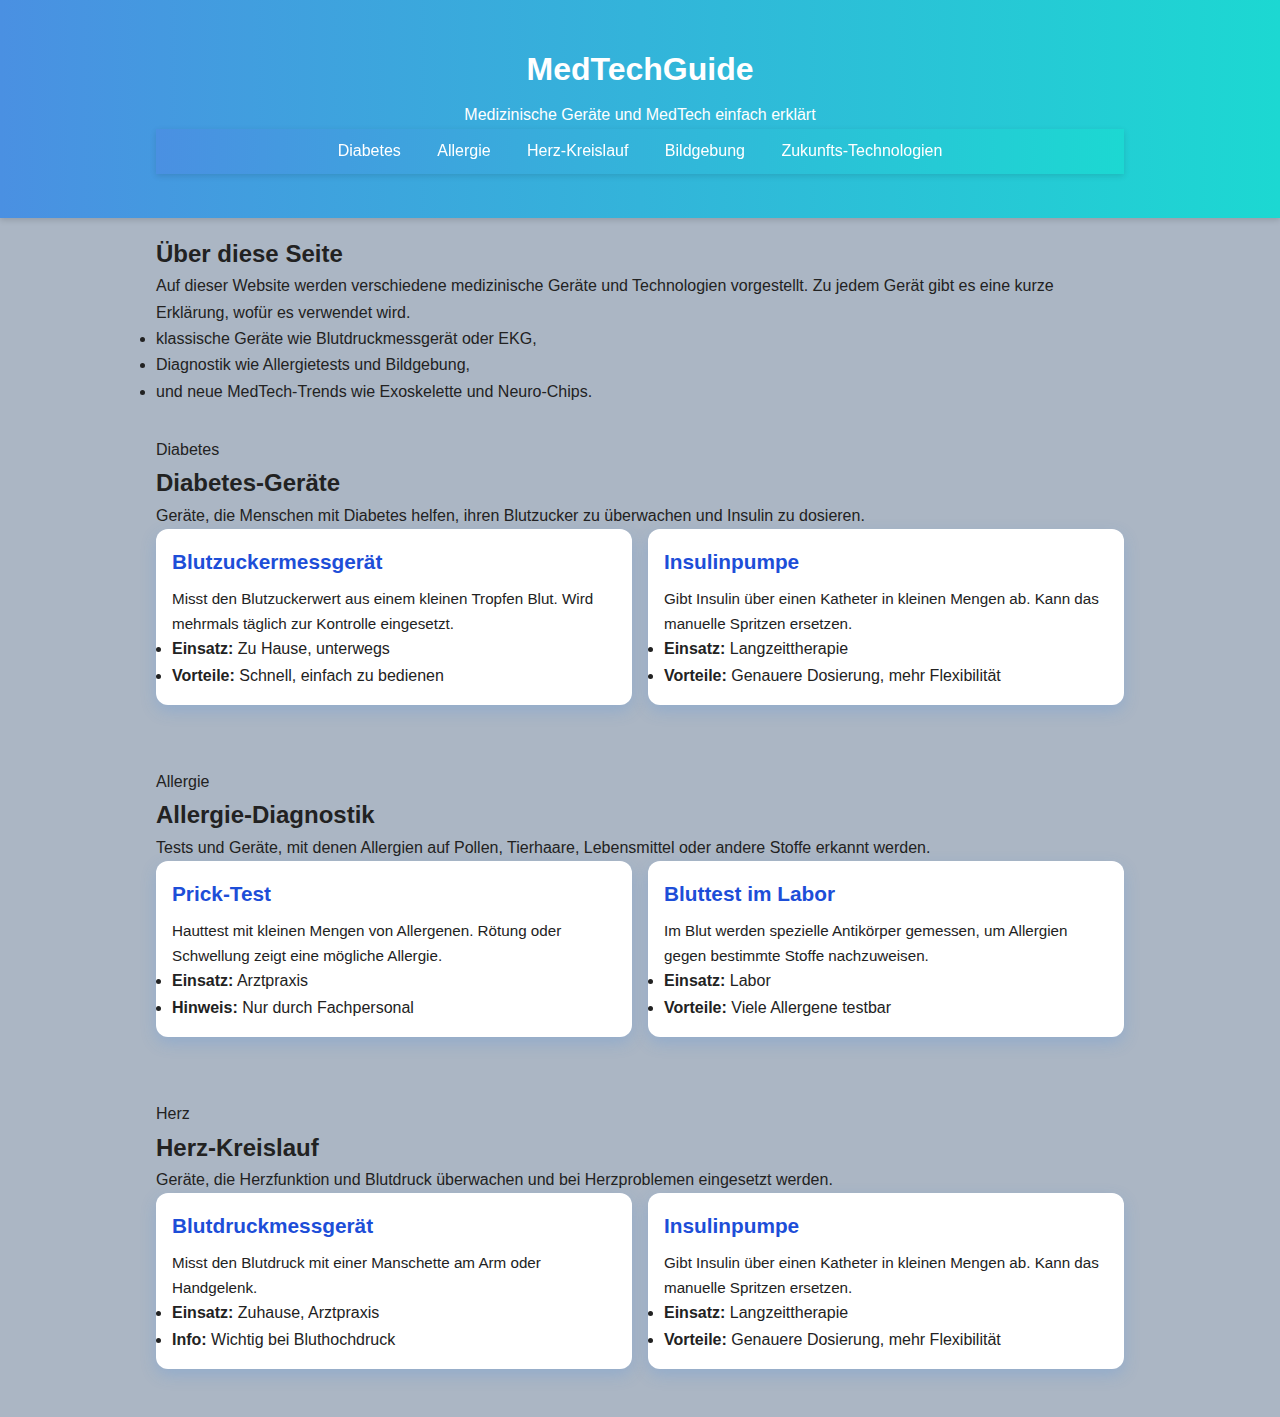
<file: index.html>
<!DOCTYPE html>
<html lang="de">
<head>
    <meta charset="UTF-8">
    <title>MedTechGuide – Medizinische Geräte erklärt</title>
    <meta name="viewport" content="width=device-width, initial-scale=1.0">
    <link rel="stylesheet" href="styles.css">
</head>
<body>
    <header class="site-header">
        <div class="container">
            <h1>MedTechGuide</h1>
            <p class="subtitle">Medizinische Geräte und MedTech einfach erklärt</p>

            <nav class="main-nav">
                <a href="#diabetes">Diabetes</a>
                <a href="#allergie">Allergie</a>
                <a href="#herz">Herz-Kreislauf</a>
                <a href="#bildgebung">Bildgebung</a>
                <a href="#zukunft">Zukunfts-Technologien</a>
            </nav>
        </div>
    </header>
    <main class="site-main">
        <section class="intro">
            <div class="container">
                <h2>Über diese Seite</h2>
                <p>
                    Auf dieser Website werden verschiedene medizinische Geräte und Technologien vorgestellt.
                    Zu jedem Gerät gibt es eine kurze Erklärung, wofür es verwendet wird.
                </p>
                <ul class="intro-list">
                    <li>klassische Geräte wie Blutdruckmessgerät oder EKG,</li>
                    <li>Diagnostik wie Allergietests und Bildgebung,</li>
                    <li>und neue MedTech-Trends wie Exoskelette und Neuro-Chips.</li>
                </ul>
            </div>
        </section>

 <section id="diabetes" class="category">
            <div class="container">
                <div class="category-header">
                    <span class="category-label label-diabetes">Diabetes</span>
                    <h2>Diabetes-Geräte</h2>
                </div>
                <p class="category-intro">
                    Geräte, die Menschen mit Diabetes helfen, ihren Blutzucker zu überwachen und Insulin zu dosieren.
                </p>
                <div class="device-grid">
                    <article class="device-card">
                        <h3>Blutzuckermessgerät</h3>
                        <p>
                            Misst den Blutzuckerwert aus einem kleinen Tropfen Blut.
                            Wird mehrmals täglich zur Kontrolle eingesetzt.
                        </p>
                        <ul>
                            <li><strong>Einsatz:</strong> Zu Hause, unterwegs</li>
                            <li><strong>Vorteile:</strong> Schnell, einfach zu bedienen</li>
                        </ul>
                    </article>

                     <article class="device-card">
                        <h3>Insulinpumpe</h3>
                        <p>
                            Gibt Insulin über einen Katheter in kleinen Mengen ab.
                            Kann das manuelle Spritzen ersetzen.
                        </p>
                        <ul>
                            <li><strong>Einsatz:</strong> Langzeittherapie</li>
                            <li><strong>Vorteile:</strong> Genauere Dosierung, mehr Flexibilität</li>
                        </ul>
                    </article>
                </div>
            </div>
        </section>

 <section id="allergie" class="category">
            <div class="container">
                <div class="category-header">
                    <span class="category-label label-allergie">Allergie</span>
                    <h2>Allergie-Diagnostik</h2>
                </div>
                <p class="category-intro">
                    Tests und Geräte, mit denen Allergien auf Pollen, Tierhaare, Lebensmittel oder andere Stoffe erkannt werden.
                </p>
                <div class="device-grid">
                    <article class="device-card">
                        <h3>Prick-Test</h3>
                        <p>
                            Hauttest mit kleinen Mengen von Allergenen. Rötung oder Schwellung
                            zeigt eine mögliche Allergie.
                        </p>
                        <ul>
                            <li><strong>Einsatz:</strong> Arztpraxis</li>
                            <li><strong>Hinweis:</strong> Nur durch Fachpersonal</li>
                        </ul>
                    </article>

                    <article class="device-card">
                        <h3>Bluttest im Labor</h3>
                        <p>
                            Im Blut werden spezielle Antikörper gemessen, um Allergien
                            gegen bestimmte Stoffe nachzuweisen.
                        </p>
                        <ul>
                             <li><strong>Einsatz:</strong> Labor</li>
                            <li><strong>Vorteile:</strong> Viele Allergene testbar</li>
                        </ul>
                    </article>
                </div>
            </div>
        </section>

        <section id="herz" class="category">
            <div class="container">
                <div class="category-header">
                    <span class="category-label label-herz">Herz</span>
                    <h2>Herz-Kreislauf</h2>
                </div>
                <p class="category-intro">
                    Geräte, die Herzfunktion und Blutdruck überwachen und bei Herzproblemen eingesetzt werden.
                </p>
                <div class="device-grid">
                    <article class="device-card">
                        <h3>Blutdruckmessgerät</h3>
                        <p>
                            Misst den Blutdruck mit einer Manschette am Arm oder Handgelenk.
                        </p>
                        <ul>
                            <li><strong>Einsatz:</strong> Zuhause, Arztpraxis</li>
                            <li><strong>Info:</strong> Wichtig bei Bluthochdruck</li>
                        </ul>
                    </article>

                     <article class="device-card">
                        <h3>Insulinpumpe</h3>
                        <p>
                            Gibt Insulin über einen Katheter in kleinen Mengen ab.
                            Kann das manuelle Spritzen ersetzen.
                        </p>
                        <ul>
                            <li><strong>Einsatz:</strong> Langzeittherapie</li>
                            <li><strong>Vorteile:</strong> Genauere Dosierung, mehr Flexibilität</li>
                        </ul>
                    </article>
                </div>
            </div>
        </section>
</file>
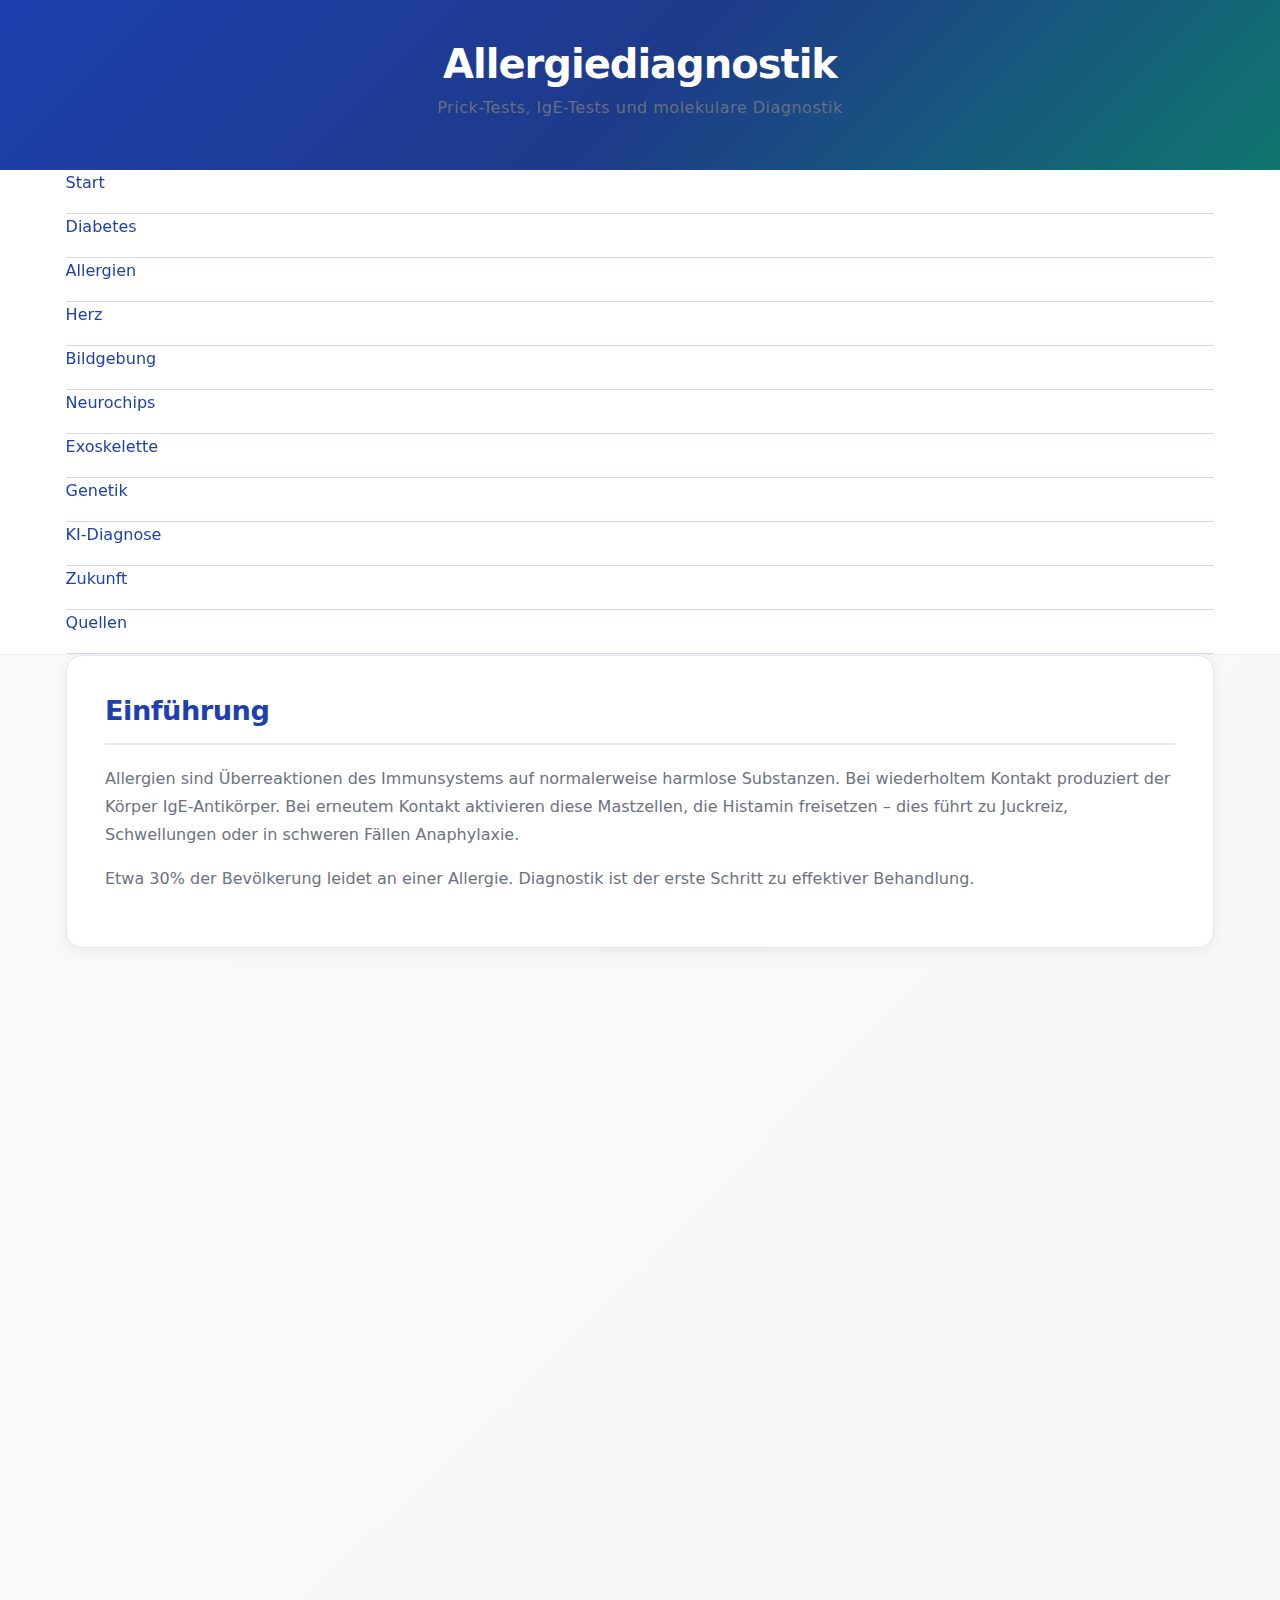
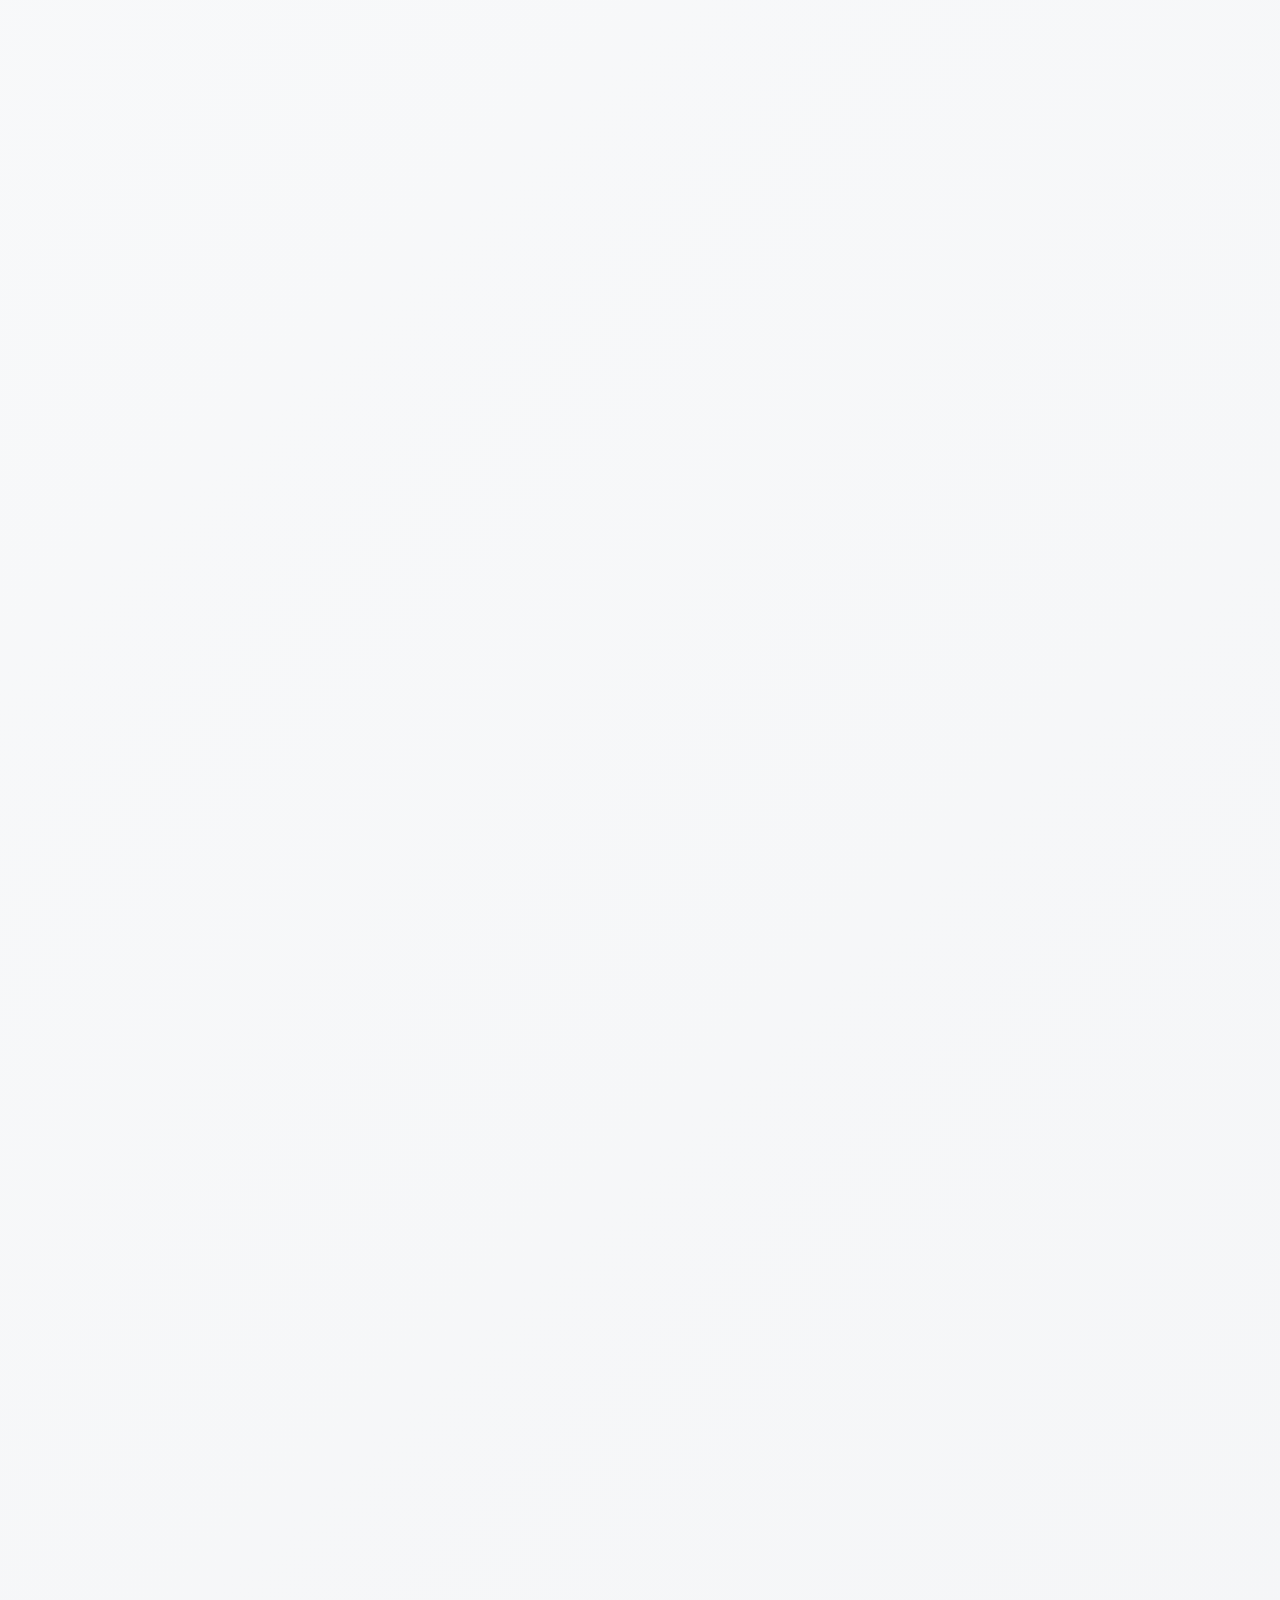
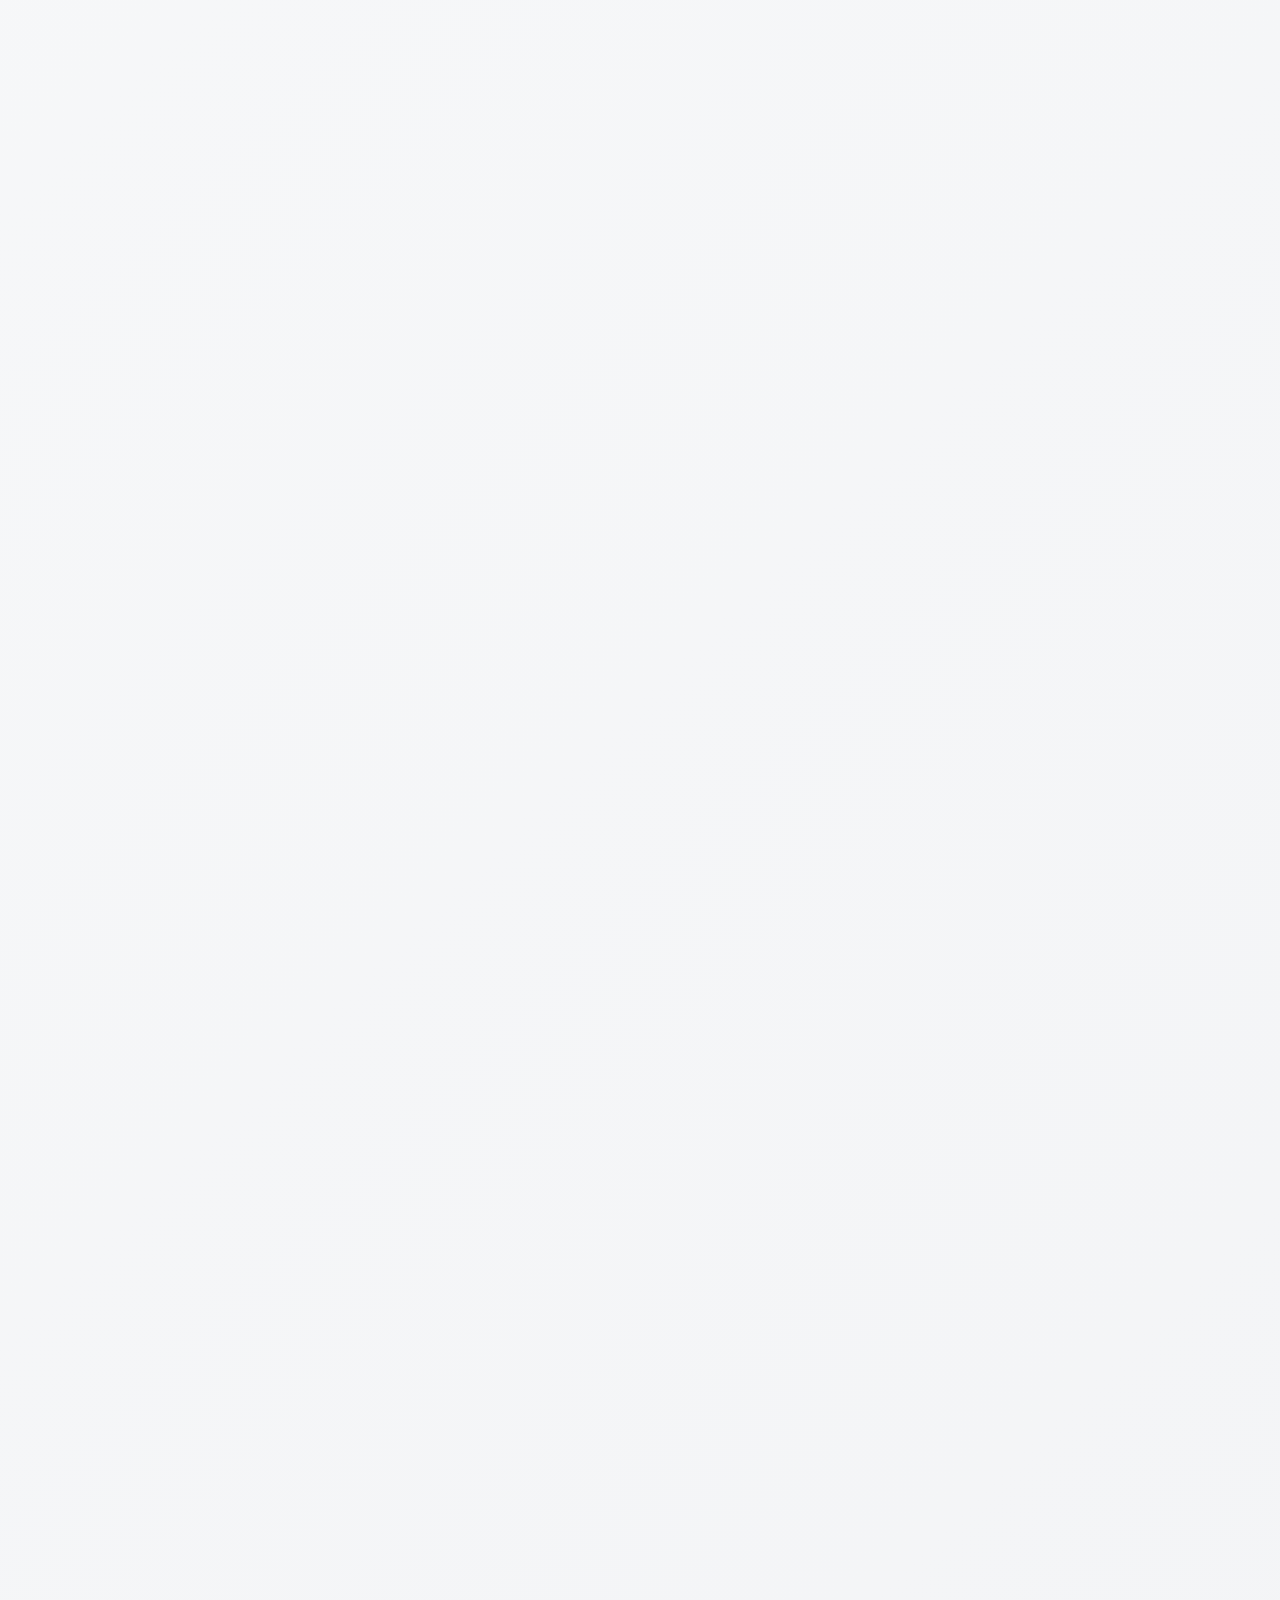
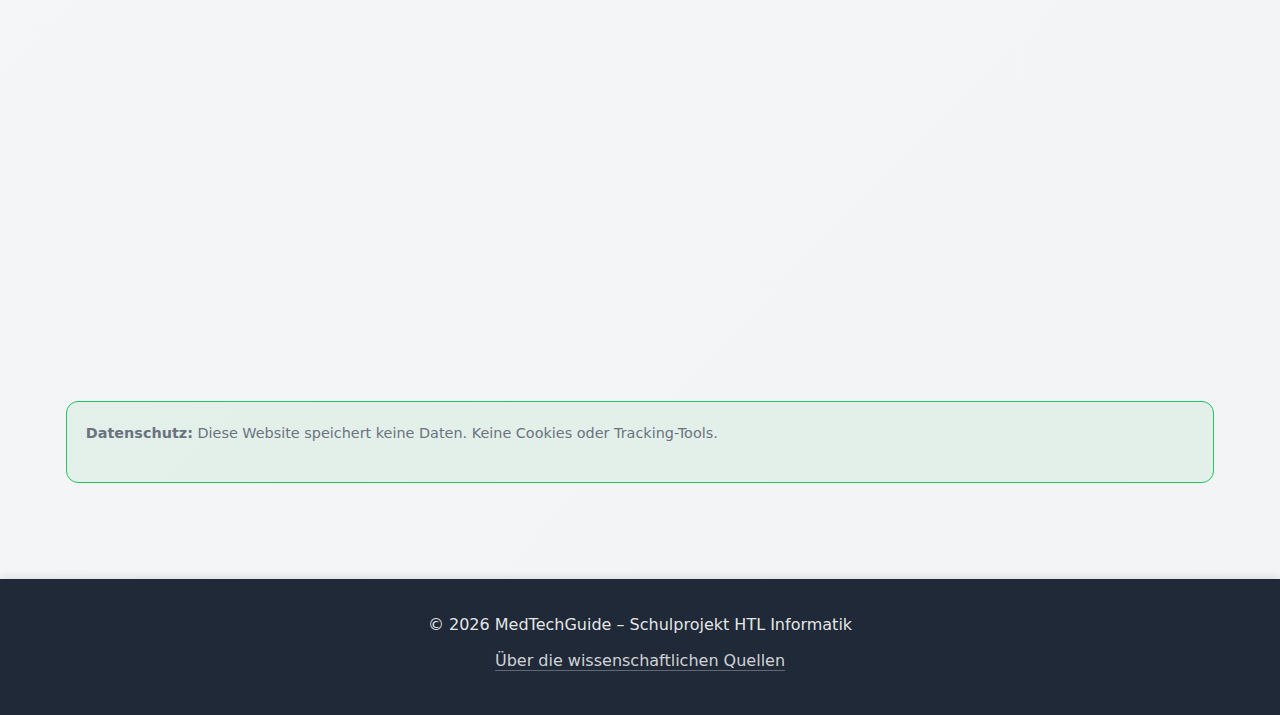
<file: allergie - Kopie.html>
<!DOCTYPE html>
<html lang="de">
<head>
  <meta charset="utf-8" />
  <title>Allergiediagnostik – MedTechGuide</title>
  <meta name="viewport" content="width=device-width, initial-scale=1.0" />
  <link rel="stylesheet" href="style.css" />
</head>
<body>
  <div id="loader"><div class="spinner"></div><p>Seite wird geladen…</p></div>

  <header class="site-header">
    <div class="container">
      <h1>Allergiediagnostik</h1>
      <p class="subtitle">Prick-Tests, IgE-Tests und molekulare Diagnostik</p>
    </div>
  </header>

  <nav class="main-nav">
    <div class="container">
      <a href="index.html">Start</a>
      <a href="diabetes.html">Diabetes</a>
      <a href="allergie.html" class="active">Allergien</a>
      <a href="herz.html">Herz</a>
      <a href="bildgebung.html">Bildgebung</a>
      <a href="neurochips.html">Neurochips</a>
      <a href="exoskelette.html">Exoskelette</a>
      <a href="genetik.html">Genetik</a>
      <a href="ki-diagnose.html">KI-Diagnose</a>
      <a href="zukunft.html">Zukunft</a>
      <a href="quellen.html">Quellen</a>
    </div>
  </nav>

  <main class="container">
    <section class="section-card">
      <h2>Einführung</h2>
      <p>Allergien sind Überreaktionen des Immunsystems auf normalerweise harmlose Substanzen. Bei wiederholtem Kontakt produziert der Körper IgE-Antikörper. Bei erneutem Kontakt aktivieren diese Mastzellen, die Histamin freisetzen – dies führt zu Juckreiz, Schwellungen oder in schweren Fällen Anaphylaxie.</p>
      <p>Etwa 30% der Bevölkerung leidet an einer Allergie. Diagnostik ist der erste Schritt zu effektiver Behandlung.</p>
    </section>

    <section class="section-card">
      <h2>Kurz erklärt</h2>
      <p>Moderne Allergiediagnostik nutzt drei Methoden: <strong>Prick-Tests</strong> (kleine Kratzer mit Allergen), <strong>IgE-Bluttests</strong> (Laboranalyse) und <strong>molekulare Allergologie</strong> (Komponenten-Test). Das Ziel: Allergene identifizieren für Vermeidung oder Immuntherapie.</p>
    </section>

    <section class="section-card">
      <h2>Technische Funktionsweise</h2>
      <h3>Prick-Tests</h3>
      <p>Standardisierte Allergen-Extrakte werden auf die Volarseite des Unterarms aufgetragen und leicht mit einer Lanzette gekratzt. Nach 15 Minuten wird die Reaktion beobachtet. Eine Quaddel zeigt positive Reaktion: IgE-Antikörper auf Mastzell-Oberfläche binden ans Allergen und führen zu Histamin-Freisetzung.</p>
      <h3>IgE-Bluttests</h3>
      <p>Blutproben werden untersucht auf spezifisches IgE gegen Allergene. CAP-FEIA ist Standard: Allergen wird an Papier-Kugeln gebunden, IgE wird fluoreszent detektiert.</p>
      <h3>Molekulare Allergologie</h3>
      <p>Statt ganze Extrakte werden einzelne Allergen-Komponenten (Proteine) getestet. Dies erlaubt präzisere Diagnostik und Vorhersage von Kreuzreaktionen.</p>
    </section>

    <section class="section-card">
      <h3>Vergleichstabelle: Methoden</h3>
      <table>
        <thead><tr><th>Methode</th><th>Typ</th><th>Dauer</th><th>Kosten</th><th>Genauigkeit</th></tr></thead>
        <tbody>
          <tr><td>Prick-Test</td><td>In-vivo</td><td>15 Min</td><td>€€</td><td>80–90%</td></tr>
          <tr><td>IgE-Bluttest</td><td>In-vitro</td><td>2–3 Tage</td><td>€€€</td><td>85–95%</td></tr>
          <tr><td>Molekulare Allergo.</td><td>In-vitro</td><td>3–5 Tage</td><td>€€€€</td><td>90–98%</td></tr>
          <tr><td>Intrakutantest</td><td>In-vivo</td><td>20 Min</td><td>€€</td><td>85%</td></tr>
          <tr><td>Provokationstest</td><td>In-vivo</td><td>1–2 h</td><td>€€€</td><td>95%+</td></tr>
        </tbody>
      </table>
    </section>

    <section class="section-card">
      <h2>Anwendungsbeispiel</h2>
      <p>Finn, 23 Jahre, leidet unter Heuschnupfen im März/April. Ein Prick-Test zeigt starke Reaktion auf Birken- und Gräserpollen. IgE-Bluttest bestätigt hohe Werte. Molecular Test zeigt Bet v 1 als Hauptallergen ohne Kreuzreaktionen. Finn beginnt Hyposensibilisierung – nach einer Saison sind Symptome deutlich besser.</p>
    </section>

    <section class="section-card">
      <h2>Vorteile und Grenzen</h2>
      <h3>Vorteile</h3>
      <ul>
        <li>Präzise Diagnostik für gezielte Behandlung</li>
        <li>Kosteneffiziente Prick-Tests</li>
        <li>Objektive quantitative Daten</li>
        <li>Molekulare Details für bessere Prognose</li>
      </ul>
      <h3>Grenzen</h3>
      <ul>
        <li>Falsch-positive Ergebnisse möglich</li>
        <li>Antihistamika verfälschen Prick-Tests</li>
        <li>Hohe Kosten für molekulare Tests</li>
        <li>Allergen-Variabilität zwischen Chargen</li>
      </ul>
    </section>

    <section class="section-card">
      <h2>Gesellschaftliche Relevanz</h2>
      <p>30–40% der Bevölkerung hat Allergie. Dies führt zu Produktivitätsverlust, psychischen Belastungen und Kosten im Milliarden-Euro-Bereich. Der Klimawandel verlängert Pollensaison und verstärkt das Problem.</p>
    </section>

    <section class="section-card">
      <h2>Zukunftsperspektiven</h2>
      <p>Schnelle Point-of-Care Tests könnten Ergebnisse in 10 Minuten liefern. Machine Learning könnte vorhersagen, wer auf Immuntherapie reagiert. Mit Klimawandel entstehen neue Allergen-Quellen – Diagnostik muss mithalten.</p>
    </section>

    <section class="section-card tech-challenges">
      <h2>Technische Herausforderungen</h2>
      <div class="challenge-item">
        <h4>Allergen-Standardisierung</h4>
        <p>Extrakte variieren zwischen Chargen. Internationale Standards helfen, aber Variabilität bleibt.</p>
      </div>
      <div class="challenge-item">
        <h4>Datenschutz</h4>
        <p>Allergie-Profile sind sensibel. Sichere Datenverarbeitung erforderlich.</p>
      </div>
      <div class="challenge-item">
        <h4>Kreuzreaktionen</h4>
        <p>Algorithmen müssen Kreuzreaktionen zwischen ähnlichen Allergenen vorhersagen.</p>
      </div>
      <div class="challenge-item">
        <h4>Automatisierung</h4>
        <p>Hochautomatisierte In-vitro Tests benötigen hohe Qualitätsstandards und Investitionen.</p>
      </div>
      <div class="challenge-item">
        <h4>Schnelligkeit vs. Genauigkeit</h4>
        <p>Schnelle Tests sind oft weniger genau – ein Balance-Problem.</p>
      </div>
    </section>

    <section class="section-card glossar">
      <h2>Glossar</h2>
      <div class="glossar-term">
        <dt>Allergen</dt>
        <dd>Substanz, die allergische Reaktion auslöst (Pollenprotein, Hausstaubmilbe, Erdnuss).</dd>
      </div>
      <div class="glossar-term">
        <dt>IgE-Antikörper</dt>
        <dd>Antikörper, der auf Allergene reagiert. Erhöhte IgE-Spiegel zeigen Allergie.</dd>
      </div>
      <div class="glossar-term">
        <dt>Histamin</dt>
        <dd>Mediatormolekül von Mastzellen, verursacht Juckreiz, Schwellung, Rötung.</dd>
      </div>
      <div class="glossar-term">
        <dt>Anaphylaxie</dt>
        <dd>Schwere, systemische allergische Reaktion; lebensbedrohlich, erfordert Epinephrin.</dd>
      </div>
      <div class="glossar-term">
        <dt>Sensibilisierung</dt>
        <dd>Prozess, bei dem Immunsystem ein Allergen erkennt und IgE dagegen produziert.</dd>
      </div>
    </section>

    <section class="section-card">
      <h2>Informatik-Reflexion</h2>
      <p>Allergiediagnostik profitiert von datengestützten Methoden: <strong>Datenbanken</strong> ermöglichen Pattern-Erkennung, <strong>Machine Learning</strong> vorhersagt Allergen-Kombinationen, <strong>automatische Bildanalyse</strong> reduziert Variabilität, und <strong>Cybersecurity</strong> schützt sensible Allergie-Daten.</p>
    </section>

    <section class="section-card related-links">
      <h2>Weiterführende Links & Quellen</h2>
      <ul id="related-links"></ul>
    </section>

    <div class="privacy-notice">
      <p><strong>Datenschutz:</strong> Diese Website speichert keine Daten. Keine Cookies oder Tracking-Tools.</p>
    </div>
  </main>

  <footer class="site-footer">
    <div class="container">
      <p>&copy; 2026 MedTechGuide – Schulprojekt HTL Informatik</p>
      <p><a href="quellen.html">Über die wissenschaftlichen Quellen</a></p>
    </div>
  </footer>

  <button class="scroll-to-top" id="scrollToTopBtn" aria-label="Nach oben scrollen">↑</button>
  <script src="script.js"></script>
  <script>
    window.addEventListener("load", () => {
      const loader = document.getElementById("loader");
      if (loader) { loader.classList.add("hidden"); setTimeout(() => { loader.style.display = "none"; }, 500); }
      setActiveNavLink();
      setRelatedLinks('allergie');
    });
  </script>
</body>
</html>
</file>
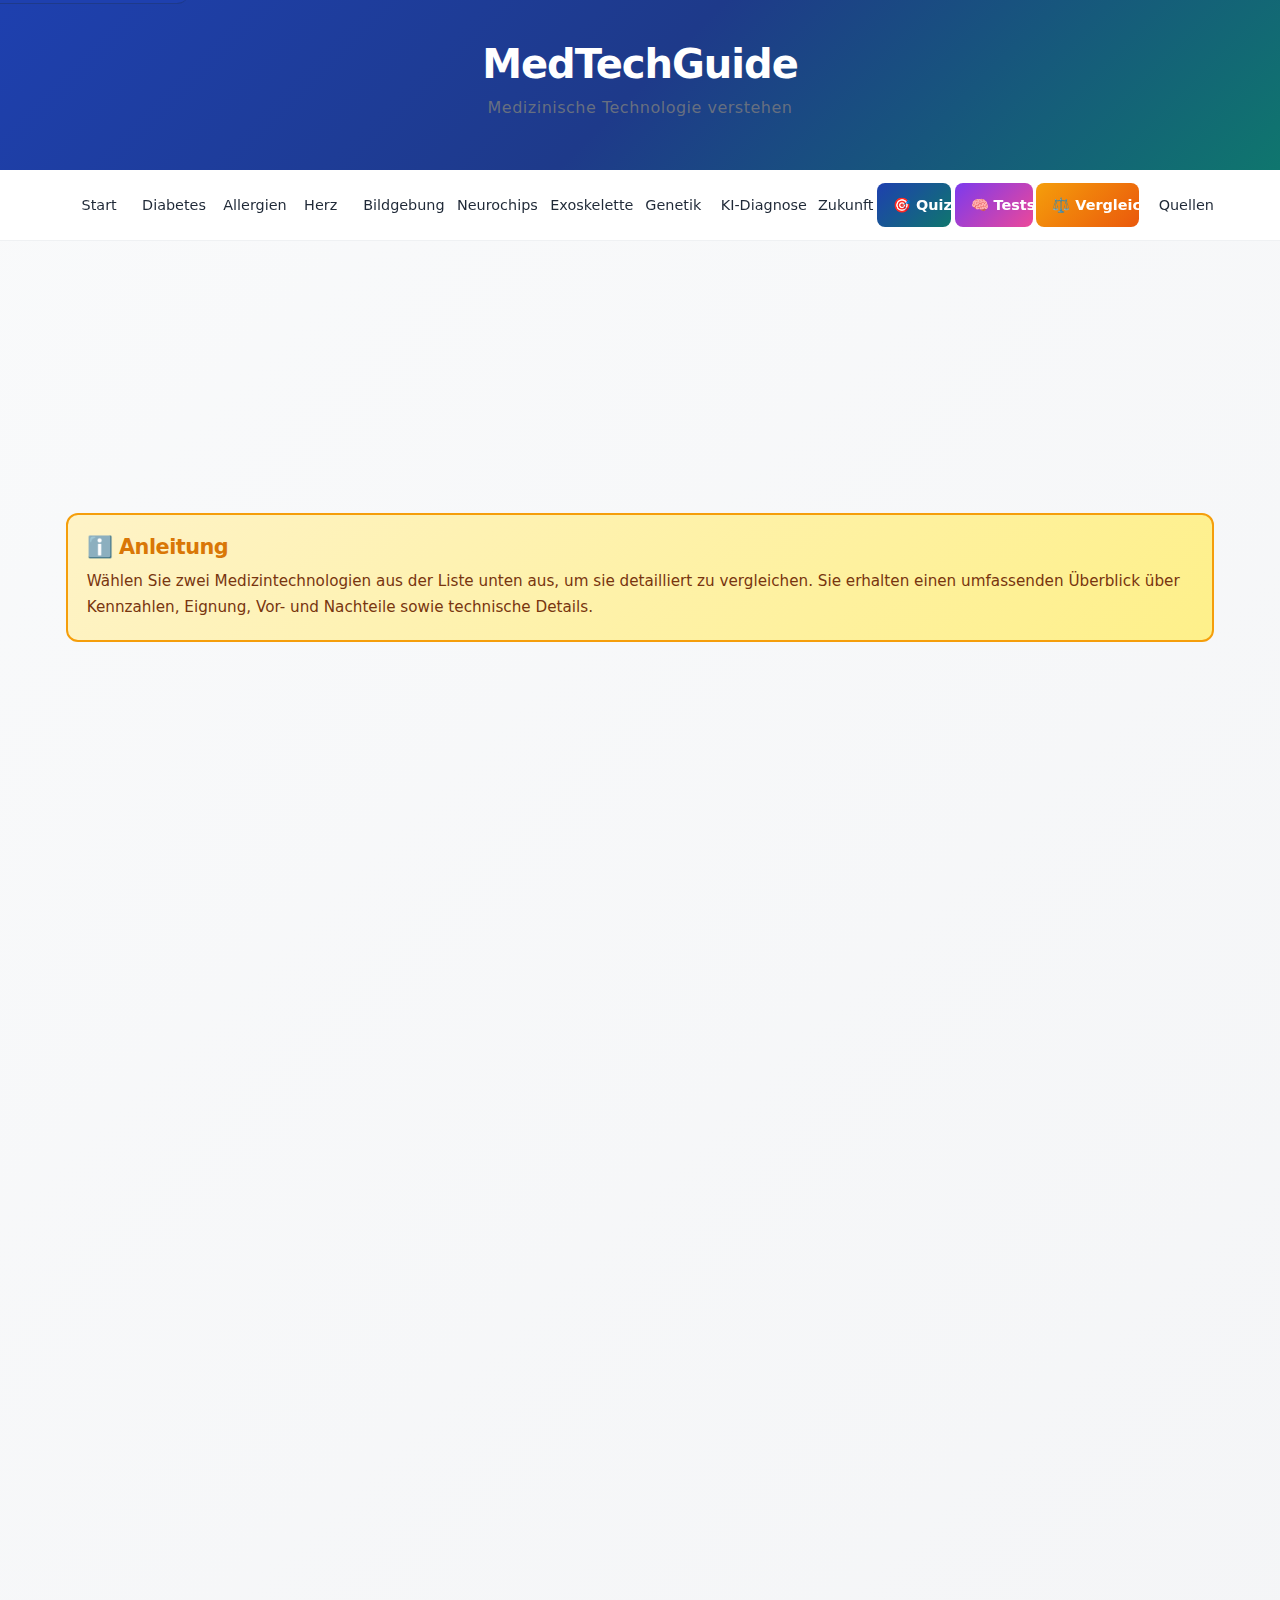
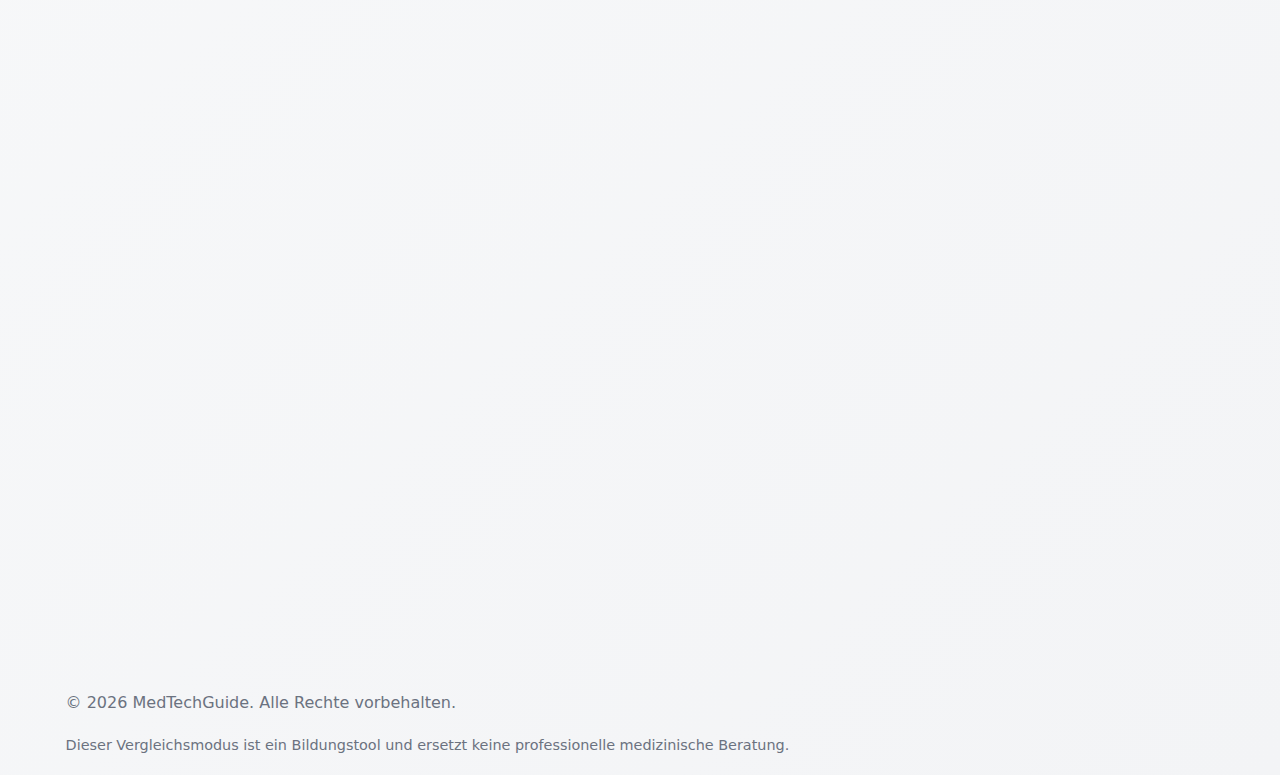
<file: comparison.html>
<!DOCTYPE html>
<html lang="de">
<head>
  <meta charset="utf-8" />
  <title>Vergleich von Medizintechnologien – MedTechGuide</title>
  <meta name="viewport" content="width=device-width, initial-scale=1.0" />
  <meta name="description" content="Vergleichen Sie medizinische Technologien und Geräte side-by-side mit detaillierten Bewertungen und Metriken." />
  <link rel="stylesheet" href="style.css" />
  <link rel="stylesheet" href="css/comparison.css" />
</head>
<body>
  <!-- ♿ ACCESSIBILITY: Skip to Content Link -->
  <a href="#main-content" class="skip-to-content">Zum Inhalt springen</a>

  <!-- HEADER -->
  <header class="site-header">
    <div class="container">
      <h1>MedTechGuide</h1>
      <p class="subtitle">Medizinische Technologie verstehen</p>
    </div>
  </header>

  <!-- NAVIGATION -->
  <nav class="main-nav">
    <div class="nav-container">
      <div class="nav-links">
        <a href="index.html">Start</a>
        <a href="diabetes.html">Diabetes</a>
        <a href="allergie.html">Allergien</a>
        <a href="herz.html">Herz</a>
        <a href="bildgebung.html">Bildgebung</a>
        <a href="neurochips.html">Neurochips</a>
        <a href="exoskelette.html">Exoskelette</a>
        <a href="genetik.html">Genetik</a>
        <a href="ki-diagnose.html">KI-Diagnose</a>
        <a href="zukunft.html">Zukunft</a>
        <a href="html/quiz.html" style="background: linear-gradient(135deg, #1e40af 0%, #0f766e 100%); color: white; font-weight: 700;">🎯 Quiz</a>
        <a href="self-tests.html" style="background: linear-gradient(135deg, #7c3aed 0%, #ec4899 100%); color: white; font-weight: 700;">🧠 Tests</a>
        <a href="comparison.html" class="active" style="background: linear-gradient(135deg, #f59e0b 0%, #ea580c 100%); color: white; font-weight: 700;">⚖️ Vergleich</a>
        <a href="quellen.html">Quellen</a>
      </div>
      <div class="nav-search">
        <input type="text" id="globalSearch" placeholder="Suche…" aria-label="Globale Suche">
        <span id="searchResults" class="search-results"></span>
      </div>
    </div>
  </nav>

  <!-- MAIN CONTENT -->
  <main class="container" id="main-content">
    <!-- INTRO SECTION -->
    <div class="section-card">
      <h1>📊 Vergleich von Medizintechnologien</h1>
      <p>
        Vergleichen Sie medizinische Geräte und Technologien side-by-side anhand objektiver Kriterien wie Genauigkeit, 
        Kosten, Risiken und Einsatzbereiche. Dieses Tool hilft bei der Entscheidungsfindung für medizinische Fachkräfte, 
        Patienten und Studium.
      </p>
    </div>

    <!-- INSTRUCTIONS -->
    <div class="compare-section" style="background: linear-gradient(135deg, #fef3c7 0%, #fef08a 100%); border: 2px solid #f59e0b; margin-bottom: 2rem;">
      <div>
        <h3 style="margin: 0 0 0.5rem 0; color: #d97706;">ℹ️ Anleitung</h3>
        <p style="margin: 0; color: #78350f; font-size: 0.95rem;">
          Wählen Sie zwei Medizintechnologien aus der Liste unten aus, um sie detailliert zu vergleichen. 
          Sie erhalten einen umfassenden Überblick über Kennzahlen, Eignung, Vor- und Nachteile sowie technische Details.
        </p>
      </div>
    </div>

    <!-- DEVICE SELECTION SECTION -->
    <section class="section-card">
      <h2>Verfügbare Technologien</h2>

      <!-- CATEGORY FILTER -->
      <div class="filter-buttons" id="categoryFilter">
        <button class="filter-btn active" data-category="all">Alle Kategorien</button>
        <!-- Kategorien werden dynamisch eingefügt -->
      </div>

      <!-- DEVICE GRID -->
      <div class="device-grid" id="deviceGrid">
        <!-- Geräte werden dynamisch eingefügt -->
      </div>

      <!-- COMPARISON TOOLBAR -->
      <div class="compare-section" style="background: #eff6ff; border: 2px solid #1e40af; margin-top: 2rem;">
        <div>
          <h3 style="margin: 0; color: #1e40af; font-weight: 700;">🔄 Vergleichsmodus</h3>
          <p style="margin: 0.25rem 0 0 0; color: #6b7280; font-size: 0.9rem;" id="selectionStatus">
            Wählen Sie 2 Geräte für den Vergleich aus
          </p>
        </div>
        <button id="compareBtn" class="compare-btn" disabled style="margin-left: auto; background: linear-gradient(135deg, #f59e0b, #ea580c);">
          Vergleichen (0/2)
        </button>
      </div>
    </section>

    <!-- FEATURES OVERVIEW -->
    <section class="section-card">
      <h2>💡 Vergleich-Features</h2>
      
      <div style="display: grid; grid-template-columns: repeat(auto-fit, minmax(250px, 1fr)); gap: 1.5rem;">
        <div style="background: #f0f7ff; padding: 1.5rem; border-radius: 8px; border-left: 4px solid #1e40af;">
          <h3 style="margin: 0 0 0.5rem 0; color: #1e40af; font-size: 1rem;">📊 Kennzahlen</h3>
          <p style="margin: 0; color: #6b7280; font-size: 0.9rem;">
            Vergleichen Sie Genauigkeit, Kosten, Risiken und Effektivität mit visuellen Balkendiagrammen.
          </p>
        </div>

        <div style="background: #f0fdf4; padding: 1.5rem; border-radius: 8px; border-left: 4px solid #22c55e;">
          <h3 style="margin: 0 0 0.5rem 0; color: #16a34a; font-size: 1rem;">🚦 Ampelsystem</h3>
          <p style="margin: 0; color: #6b7280; font-size: 0.9rem;">
            Schnelle Übersicht über Eignung für Kinder, Senioren, Schwangerschaft, Krankenhaus und Zuhause.
          </p>
        </div>

        <div style="background: #fef2f2; padding: 1.5rem; border-radius: 8px; border-left: 4px solid #ef4444;">
          <h3 style="margin: 0 0 0.5rem 0; color: #dc2626; font-size: 1rem;">⚖️ Vor- & Nachteile</h3>
          <p style="margin: 0; color: #6b7280; font-size: 0.9rem;">
            Detaillierte Analyse von Stärken und Schwächen jeder Technologie.
          </p>
        </div>

        <div style="background: #f5f3ff; padding: 1.5rem; border-radius: 8px; border-left: 4px solid #7c3aed;">
          <h3 style="margin: 0 0 0.5rem 0; color: #6d28d9; font-size: 1rem;">🔍 Technische Details</h3>
          <p style="margin: 0; color: #6b7280; font-size: 0.9rem;">
            Umfassende Spezifikationen, Zuverlässigkeit und Wartungsanforderungen.
          </p>
        </div>
      </div>
    </section>
  </main>

  <!-- FOOTER -->
  <footer class="footer">
    <div class="container">
      <p>&copy; 2026 MedTechGuide. Alle Rechte vorbehalten.</p>
      <p style="font-size: 0.9rem; color: var(--text-secondary);">
        Dieser Vergleichsmodus ist ein Bildungstool und ersetzt keine professionelle medizinische Beratung.
      </p>
    </div>
  </footer>

  <!-- SCRIPTS -->
  <script src="js/devices-database.js"></script>
  <script src="js/comparison-module.js"></script>
  <script src="js/comparison-ui.js"></script>
  <script src="search.js" defer></script>
  <script src="performance.js" defer></script>
</body>
</html>
</file>
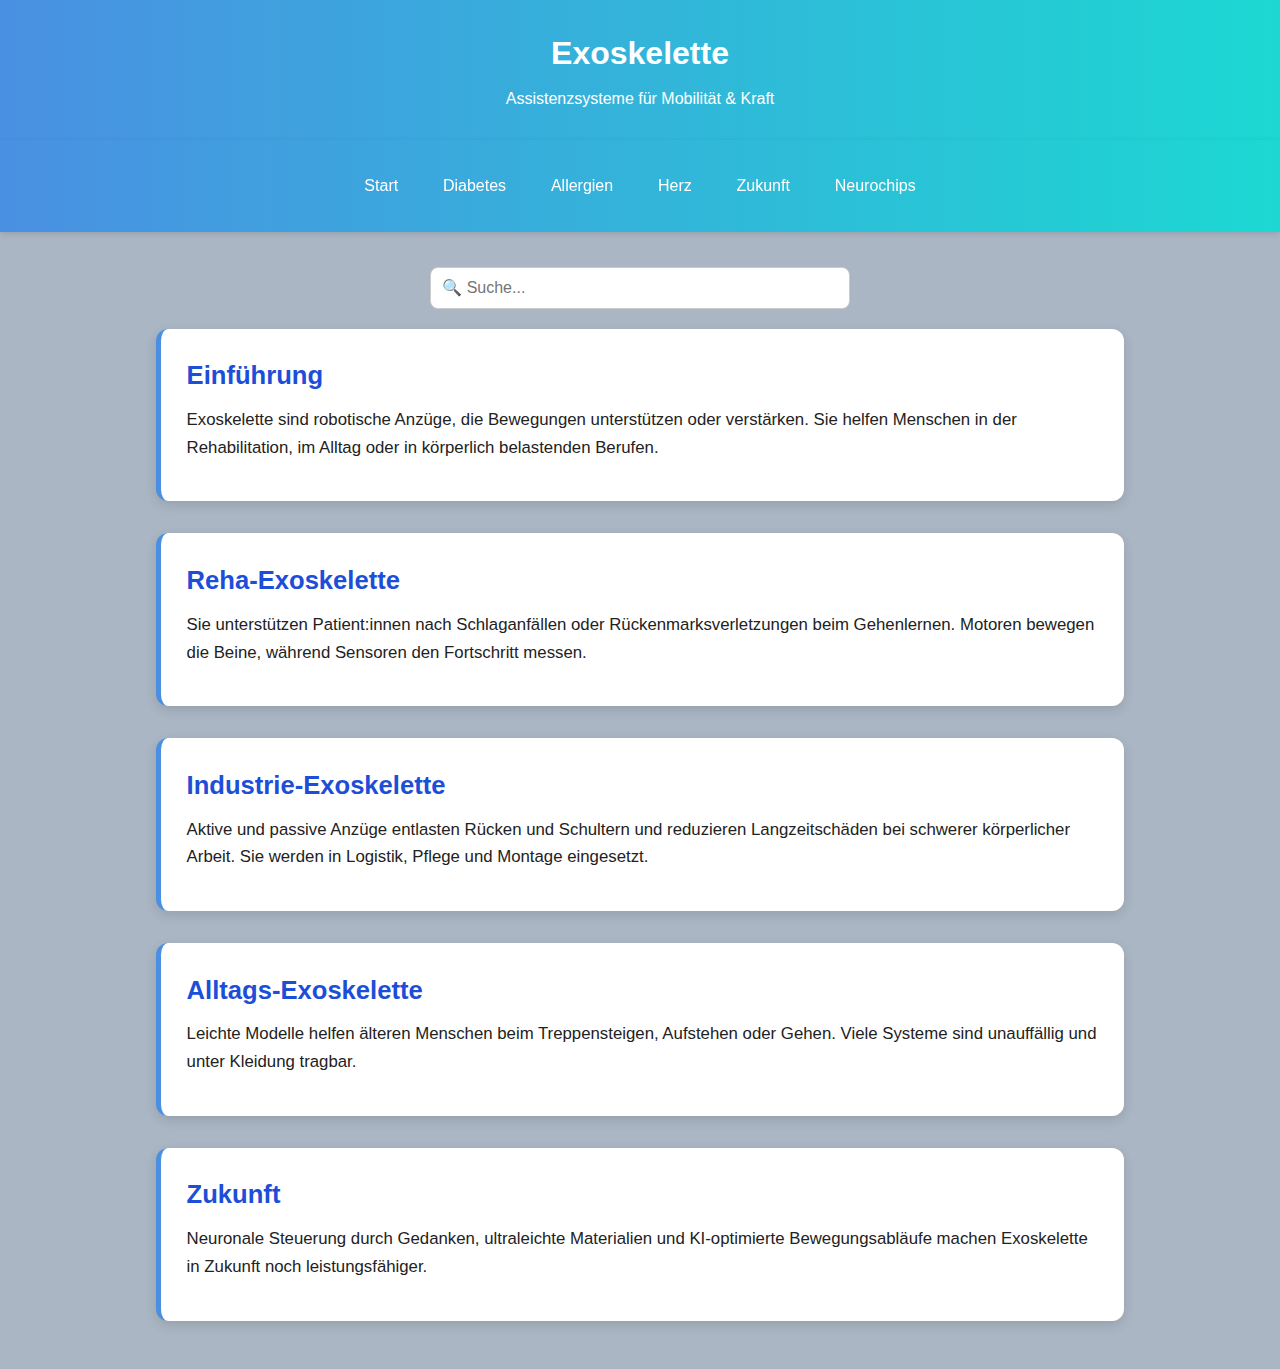
<file: exosekellet.html>
<!DOCTYPE html>
<html lang="de">
<head>
    <meta charset="UTF-8">
    <title>Exoskelette</title>
    <link rel="stylesheet" href="styles.css">
</head>

<body>

<header class="site-header">
    <h1>Exoskelette</h1>
    <p class="subtitle">Assistenzsysteme für Mobilität & Kraft</p>
</header>

<nav class="main-nav">
    <div class="container">
        <a href="index.html">Start</a>
        <a href="diabetes.html">Diabetes</a>
        <a href="allergie.html">Allergien</a>
        <a href="herz.html">Herz</a>
        <a href="zukunft.html">Zukunft</a>
        <a href="neurochips.html">Neurochips</a>
    </div>
</nav>

<div class="container">

<div class="search-box">
    <input type="text" id="search" placeholder="🔍 Suche..." onkeyup="searchText()">
</div>

<div id="content">

<div class="section-card">
    <h2>Einführung</h2>
    <p>Exoskelette sind robotische Anzüge, die Bewegungen unterstützen oder verstärken. Sie helfen Menschen in der Rehabilitation, im Alltag oder in körperlich belastenden Berufen.</p>
</div>

<div class="section-card">
    <h2>Reha-Exoskelette</h2>
    <p>Sie unterstützen Patient:innen nach Schlaganfällen oder Rückenmarksverletzungen beim Gehenlernen. Motoren bewegen die Beine, während Sensoren den Fortschritt messen.</p>
</div>

<div class="section-card">
    <h2>Industrie-Exoskelette</h2>
    <p>Aktive und passive Anzüge entlasten Rücken und Schultern und reduzieren Langzeitschäden bei schwerer körperlicher Arbeit. Sie werden in Logistik, Pflege und Montage eingesetzt.</p>
</div>

<div class="section-card">
    <h2>Alltags-Exoskelette</h2>
    <p>Leichte Modelle helfen älteren Menschen beim Treppensteigen, Aufstehen oder Gehen. Viele Systeme sind unauffällig und unter Kleidung tragbar.</p>
</div>

<div class="section-card">
    <h2>Zukunft</h2>
    <p>Neuronale Steuerung durch Gedanken, ultraleichte Materialien und KI-optimierte Bewegungsabläufe machen Exoskelette in Zukunft noch leistungsfähiger.</p>
</div>

</div>
</div>

<script>
function searchText(){
    const input=document.getElementById('search').value.toLowerCase();
    const els=document.getElementById('content').querySelectorAll('.section-card');
    els.forEach(el=>{
        el.style.display = el.innerText.toLowerCase().includes(input) ? "" : "none";
    });
}
</script>

</body>
</html>
</file>
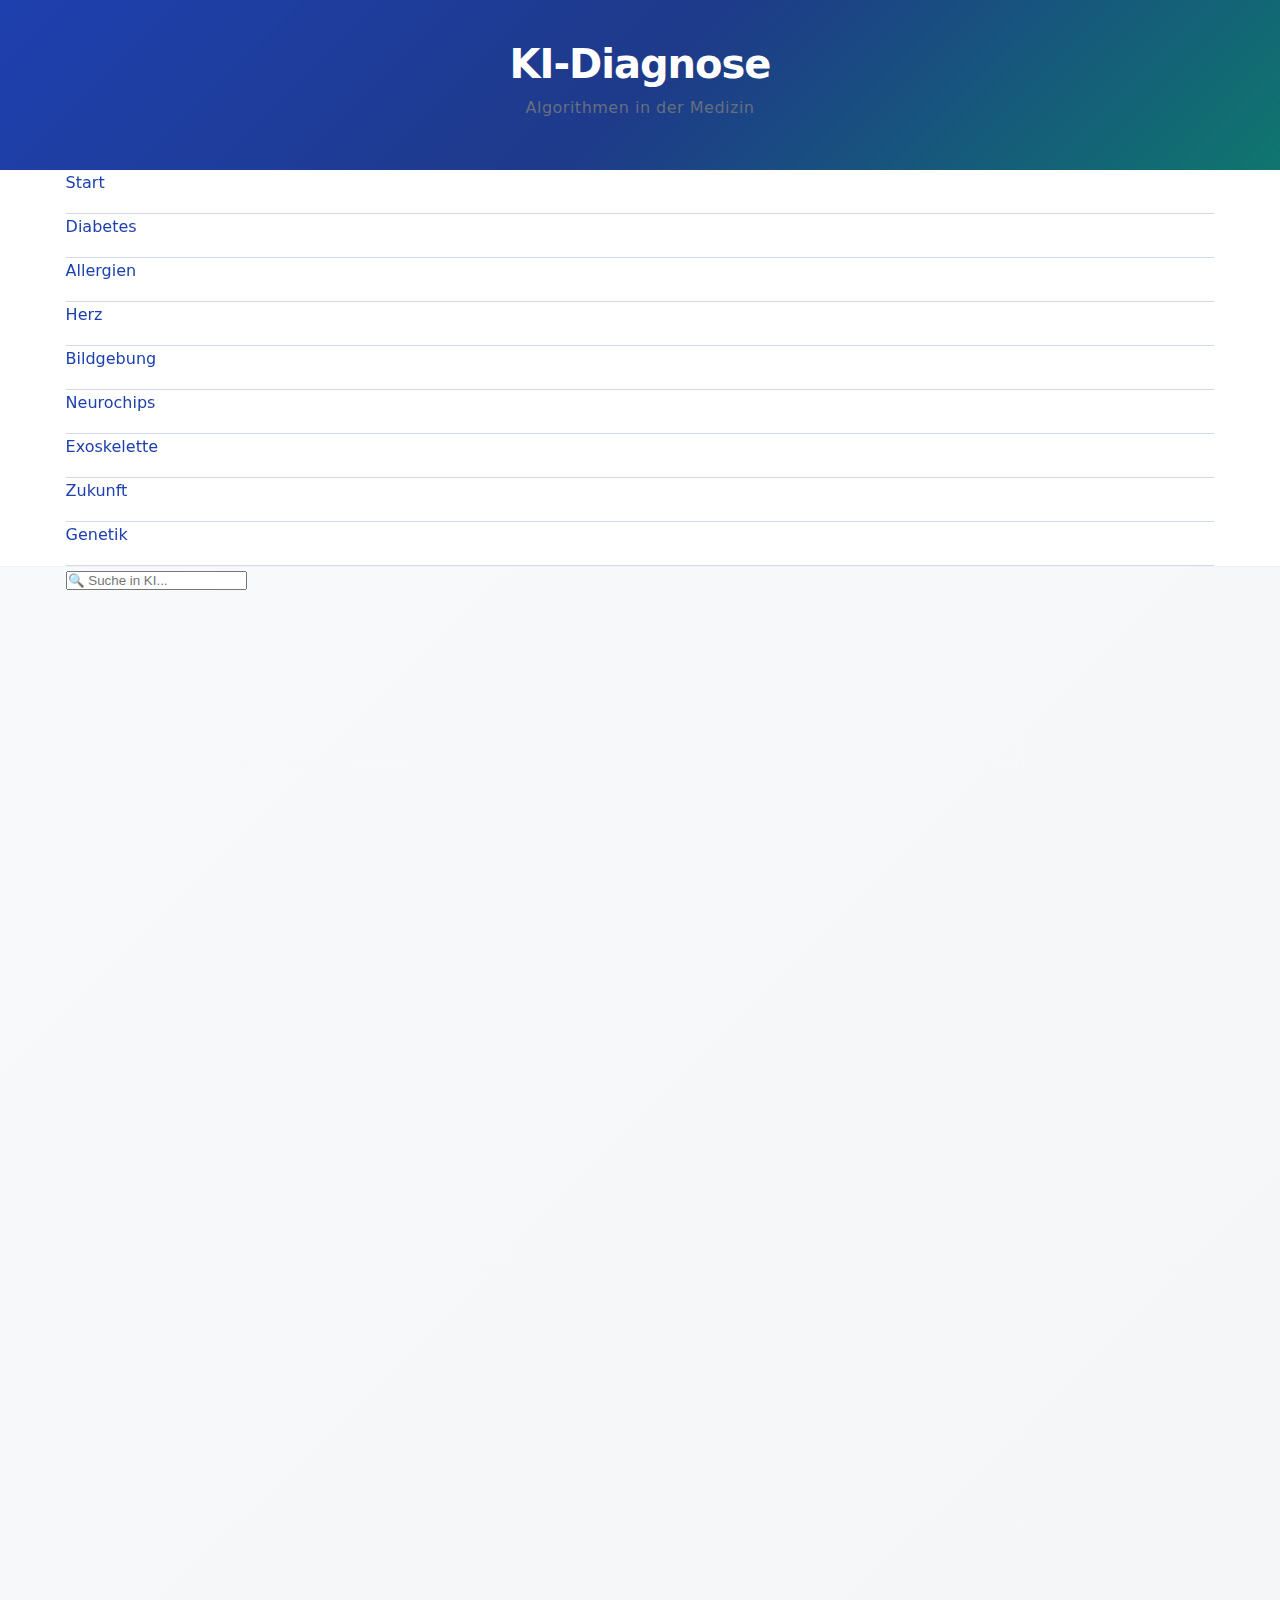
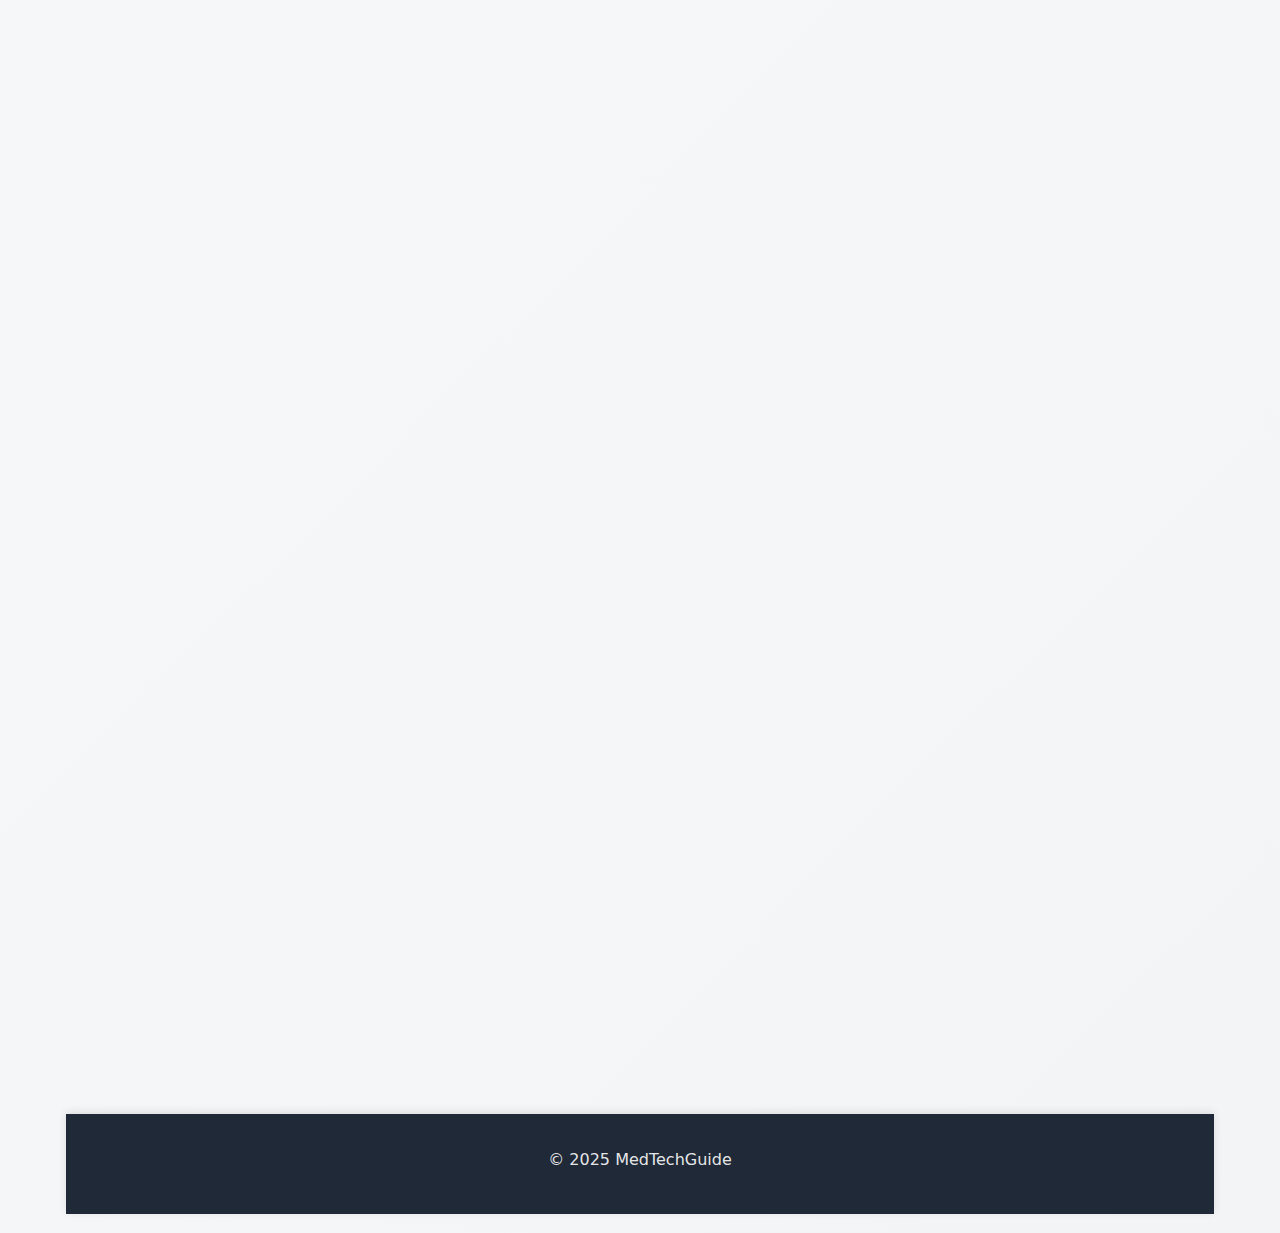
<file: ki-diagnose.html>
<!DOCTYPE html>
<html lang="de">
  <head>
    <meta charset="utf-8" />
    <title>KI-Diagnose</title>
    <meta name="viewport" content="width=device-width,initial-scale=1" />
    <link rel="stylesheet" href="style.css" />
  </head>
  <body>
    <header class="site-header">
      <div class="container">
        <h1>KI-Diagnose</h1>
        <p class="subtitle">Algorithmen in der Medizin</p>
      </div>
    </header>
    <nav class="main-nav">
      <div class="container">
        <a href="index.html">Start</a>
        <a href="diabetes.html">Diabetes</a>
        <a href="allergie.html">Allergien</a>
        <a href="herz.html">Herz</a>
        <a href="bildgebung.html">Bildgebung</a>
        <a href="neurochips.html">Neurochips</a>
        <a href="exoskelette.html">Exoskelette</a>
        <a href="zukunft.html">Zukunft</a>
        <a href="genetik.html">Genetik</a>
      </div>
    </nav>

    <div class="container">
      <div class="search-box">
        <input id="search" placeholder="🔍 Suche in KI..." onkeyup="filter()" />
      </div>
      <div id="content">
        <div class="section-card">
          <h2>Was ist KI in der Medizin?</h2>
          <p>
            Künstliche Intelligenz (KI) wird in der Medizin zur Analyse großer,
            heterogener Datenmengen eingesetzt. Mithilfe von
            Machine-Learning-Algorithmen erkennt KI komplexe Muster in
            Bilddaten, Laborwerten und klinischen Informationen. Besonders in
            der medizinischen Bildgebung ermöglicht KI eine präzisere und
            frühere Erkennung pathologischer Veränderungen. Ein weiterer
            zentraler Anwendungsbereich ist die prädiktive Modellierung, bei der
            KI Krankheitsverläufe und Therapieergebnisse auf Basis historischer
            Daten prognostiziert. Durch die Integration verschiedener
            Datenquellen unterstützt KI die Entwicklung personalisierter
            Behandlungsstrategien und verbessert die Entscheidungsgrundlage für
            medizinisches Fachpersonal.
          </p>
          <img class="section-image" src="images/ki-1.jpg" alt="AI" />
        </div>
        <div class="section-card">
          <h2>Anwendungen</h2>
          <p>
            KI-basierte Systeme werden zur Früherkennung von Lungenkrebs in
            CT-Aufnahmen sowie zur automatisierten Hautkrebs-Erkennung mittels
            Bildanalyse eingesetzt. Darüber hinaus berechnen KI-Modelle
            Risiko-Scores für Intensivpatient:innen, um den klinischen Verlauf
            frühzeitig einzuschätzen und Therapieentscheidungen zu unterstützen.
          </p>
        </div>
        <div class="section-card">
          <h2>Anwendungsbeispiel aus der Praxis</h2>
          <p>
            In einem Krankenhaus wird ein KI-System eingesetzt, das CT-Aufnahmen
            der Lunge analysiert. Die Software erkennt verdächtige Strukturen
            und weist Ärztinnen und Ärzte auf mögliche Auffälligkeiten hin.
            Dadurch kann Lungenkrebs frühzeitig erkannt und schneller behandelt
            werden.
          </p>
        </div>

        <div class="section-card">
          <h2>Limitierungen & Ethik</h2>
          <p>
            Zentrale Herausforderungen beim Einsatz künstlicher Intelligenz in
            der Medizin sind Verzerrungen in Trainingsdaten (Bias), die zu
            fehlerhaften Ergebnissen führen können, die eingeschränkte
            Erklärbarkeit vieler Modelle (Blackbox-Problem) sowie hohe
            Anforderungen an Datenschutz und Datensicherheit bei sensiblen
            Gesundheitsdaten.
          </p>
        </div>
      </div>


      <div class="section-card related-links">
  <h2>Weiterführende Links</h2> 
  <ul id="related-links"></ul>

</div>


    <footer class="site-footer">
      <div class="container"><p>© 2025 MedTechGuide</p></div>
    </footer>


 <script>
function setRelatedLinks(topic) {
  const links = {
    diabetes: [
      ["International Diabetes Federation", "https://idf.org/"],
      ["Diabetes Info Österreich", "https://www.diabetes.at/"],
      ["Deutsche Diabetes Hilfe", "https://www.diabetesde.org/"],
      ["CDC – Diabetes", "https://www.cdc.gov/diabetes/"],
      ["NIDDK – Diabetes Research", "https://www.niddk.nih.gov/"]
    ],
    allergie: [
      ["Österreichische Gesellschaft für Allergologie", "https://www.oegaai.at/"],
      ["Allergy.org Expertenportal", "https://www.allergy.org.au/"],
      ["Pollenwarndienst Europa", "https://www.pollenwarndienst.at/"],
      ["WHO – Allergien", "https://www.who.int/"],
      ["Mayo Clinic – Allergies", "https://www.mayoclinic.org/diseases-conditions/allergies"]
    ],
    herz: [
      ["Herzstiftung Deutschland", "https://www.herzstiftung.de/"],
      ["American Heart Association", "https://www.heart.org/"],
      ["Cardio Smart", "https://www.cardiosmart.org/"],
      ["European Society of Cardiology", "https://www.escardio.org/"],
      ["CDC – Heart Disease", "https://www.cdc.gov/heartdisease/"]
    ],
    bildgebung: [
      ["Radiopaedia – Bilddiagnostik", "https://radiopaedia.org/"],
      ["MRI Explained", "https://mriexplained.com/"],
      ["European Society of Radiology", "https://www.myesr.org/"],
      ["InsideRadiology", "https://www.insideradiology.com.au/"],
      ["FDA – Medical Imaging", "https://www.fda.gov/radiation-emitting-products"]
    ],
    neurochips: [
      ["BCI Research", "https://www.bci-info.org/"],
      ["Neuralink Infos", "https://neuralink.com/"],
      ["BCI TU Graz", "https://bci.tugraz.at/"],
      ["Frontiers in Neuroscience", "https://www.frontiersin.org/journals/neuroscience"],
      ["NINDS – Brain Research", "https://www.ninds.nih.gov/"]
    ],
    exoskelette: [
      ["Exoskeleton Report", "https://exoskeletonreport.com/"],
      ["ReWalk Robotics", "https://rewalk.com/"],
      ["Ekso Bionics", "https://eksobionics.com/"],
      ["ScienceDirect – Exoskeletons", "https://www.sciencedirect.com/topics/engineering/exoskeleton"],
      ["Frontiers – Robotics & AI", "https://www.frontiersin.org/journals/robotics-and-ai"]
    ],
    genetik: [
      ["Genome.gov", "https://www.genome.gov/"],
      ["Learn Genetics", "https://learn.genetics.utah.edu/"],
      ["YourGenome", "https://www.yourgenome.org/"],
      ["Nature – Genetics", "https://www.nature.com/subjects/genetics"],
      ["European Bioinformatics Institute", "https://www.ebi.ac.uk/"]
    ],
    ki: [
      ["AI in Medicine", "https://aimedicine.info/"],
      ["Stanford AI Health", "https://aihealth.stanford.edu/"],
      ["WHO – KI Leitfaden", "https://www.who.int/publications/i/item/9789240029200"],
      ["Nature – Machine Learning", "https://www.nature.com/subjects/machine-learning"],
      ["Healthcare AI", "https://healthcare.ai/"]
    ],
    zukunft: [
      ["MIT Technology Review – Health", "https://www.technologyreview.com/topic/health/"],
      ["WHO – Digital Health", "https://www.who.int/health-topics/digital-health"],
      ["Nature – Medical Research", "https://www.nature.com/subjects/medical-research"],
      ["NIH – Medical Research", "https://www.nih.gov/"],
      ["EU Health Policy", "https://ec.europa.eu/health/"]
    ]
  };

  if (!links[topic]) return;

  const list = document.getElementById("related-links");
  list.innerHTML = "";

  links[topic].forEach(link => {
    const li = document.createElement("li");
    const a = document.createElement("a");
    a.href = link[1];
    a.textContent = link[0];
    a.target = "_blank";
    li.appendChild(a);
    list.appendChild(li);
  });
}

</script>

<ul id="related-links"></ul>

    <!-- Hier sagst du, welches Thema die Seite hat -->
    <script>
      setRelatedLinks("ki");
    </script>
  </body>
</html>
</file>
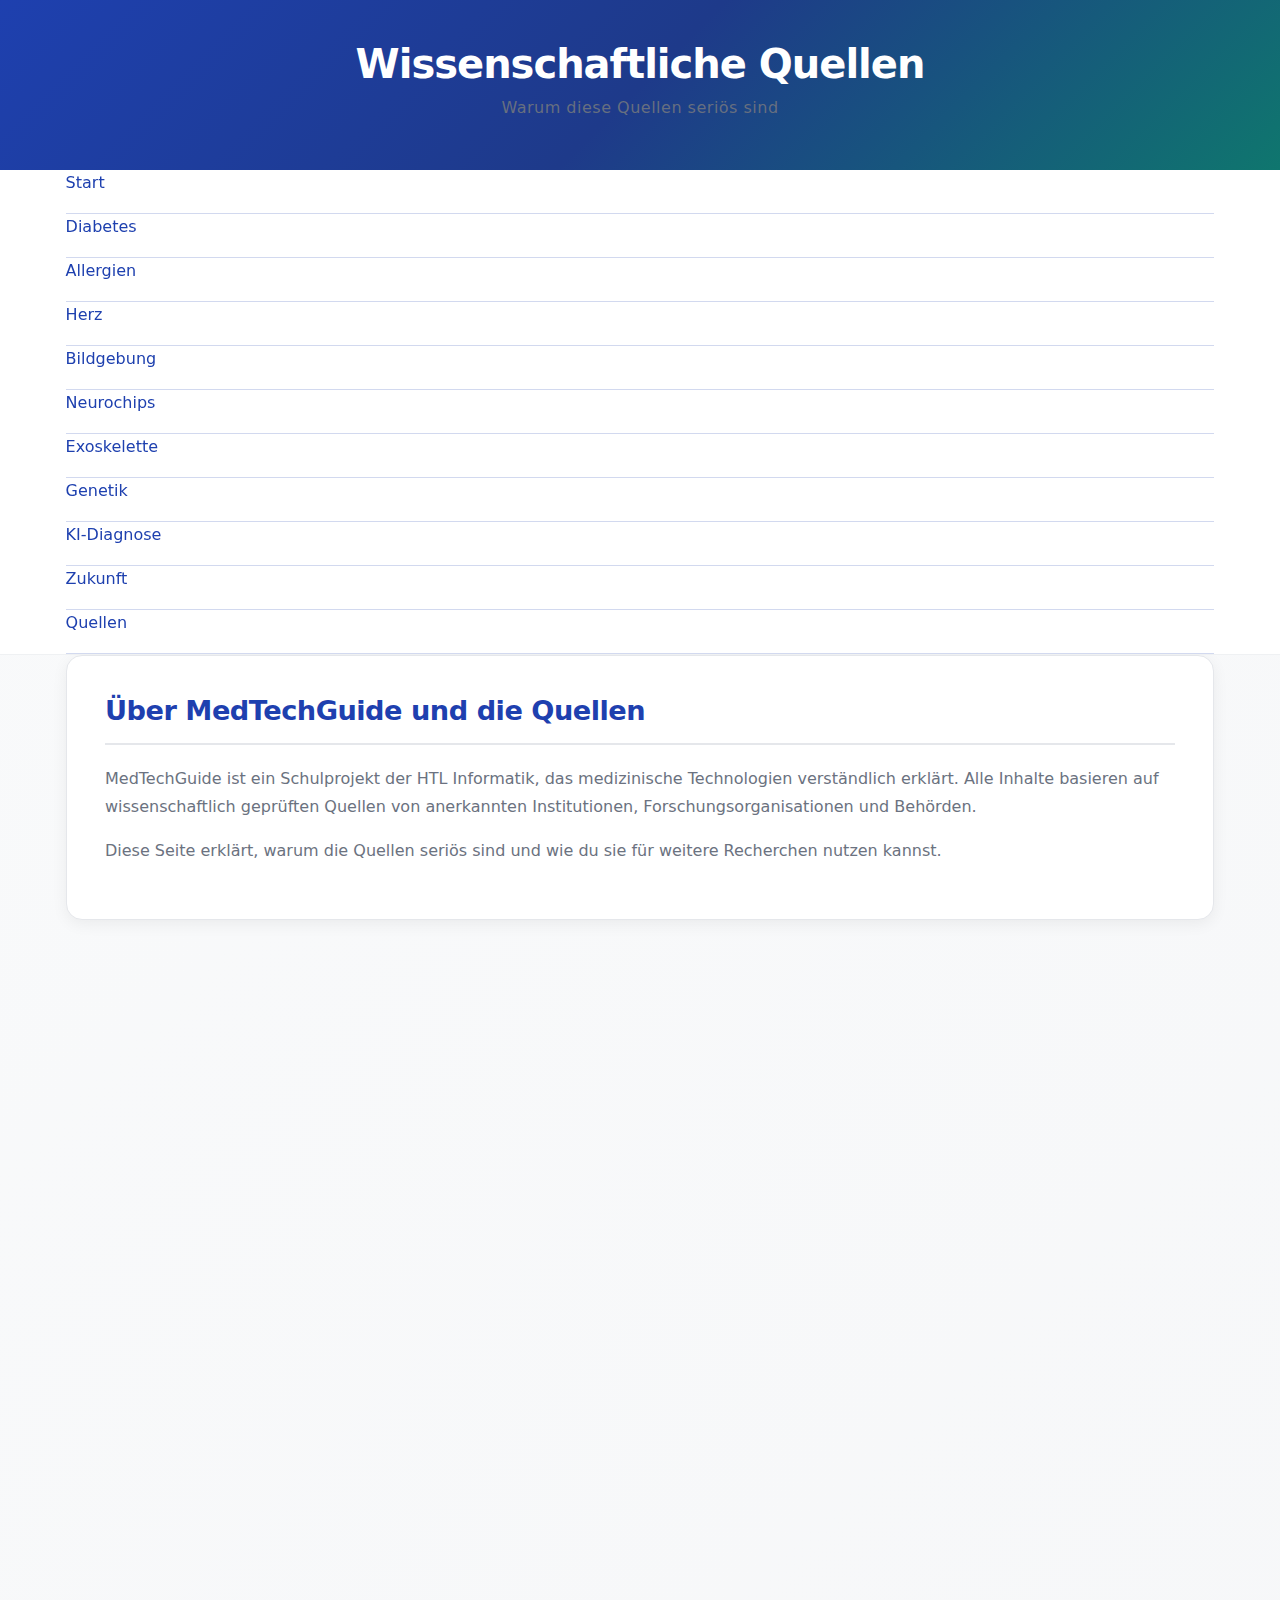
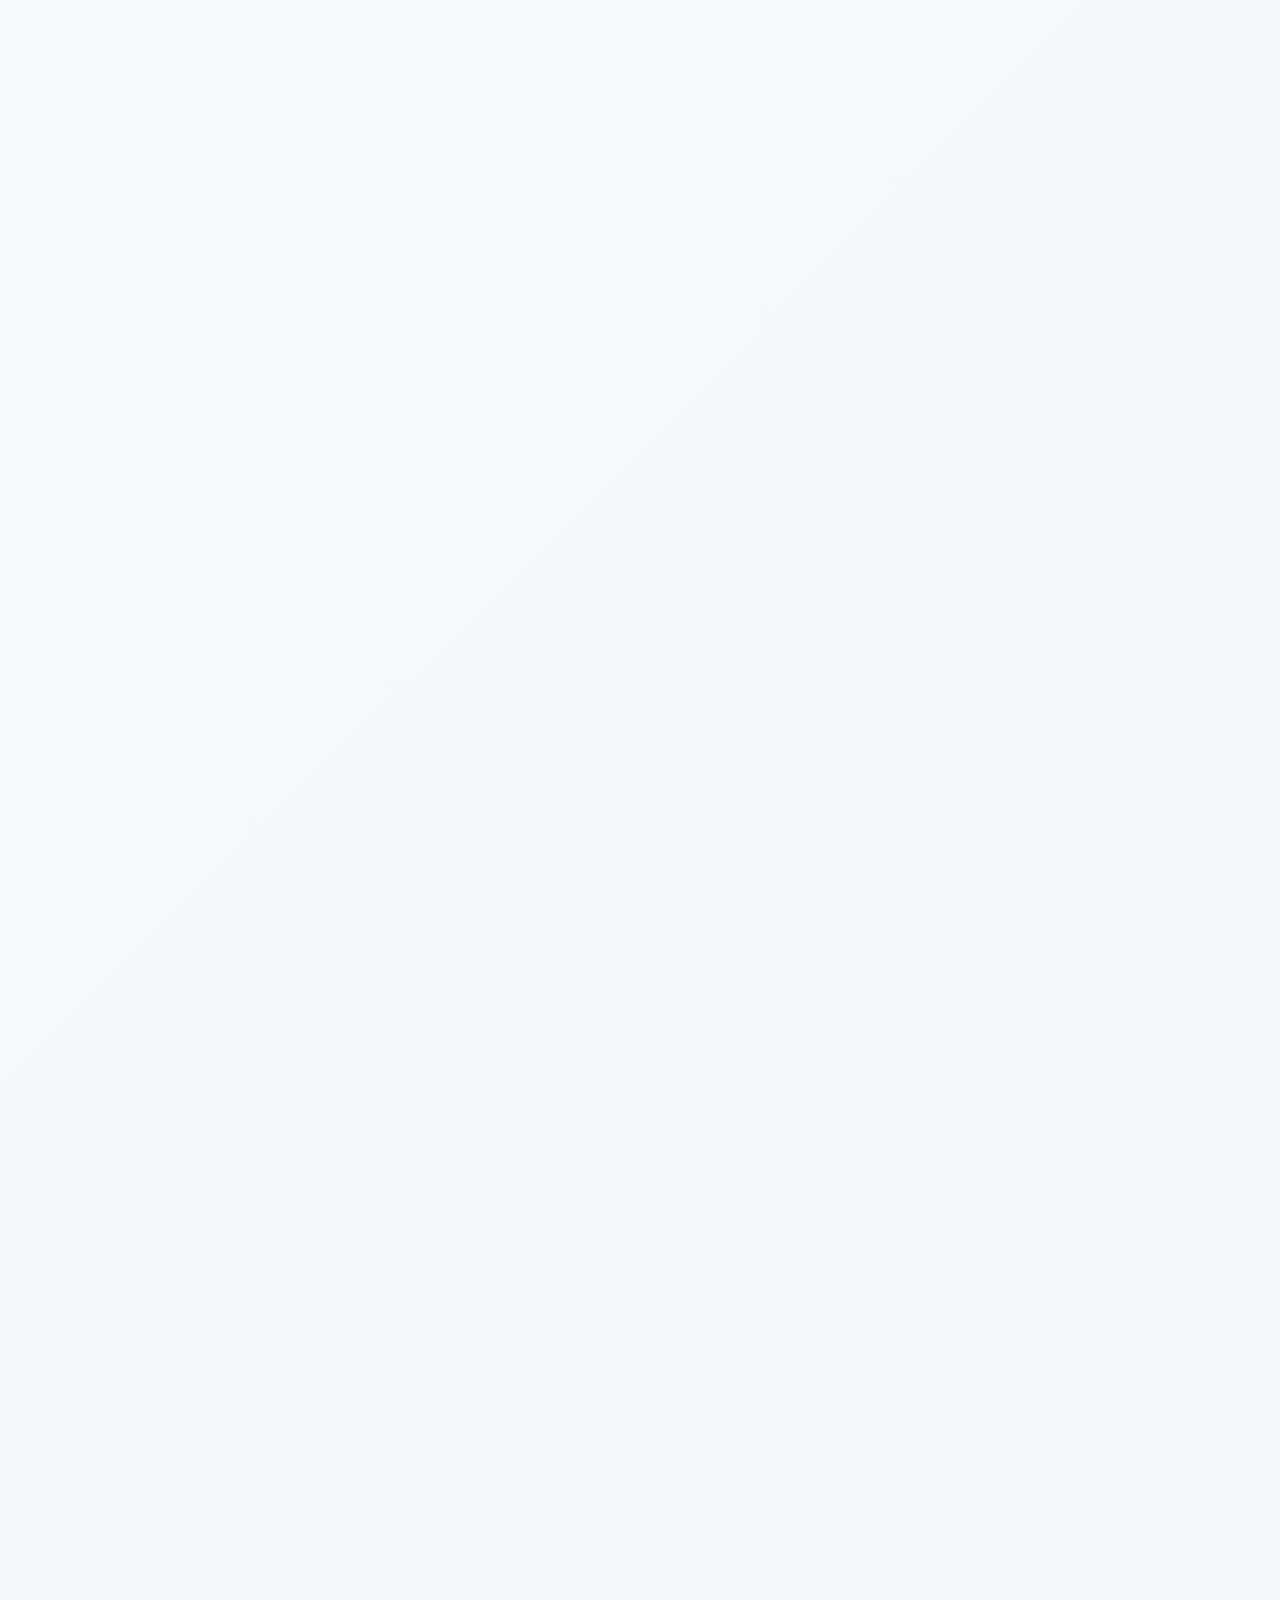
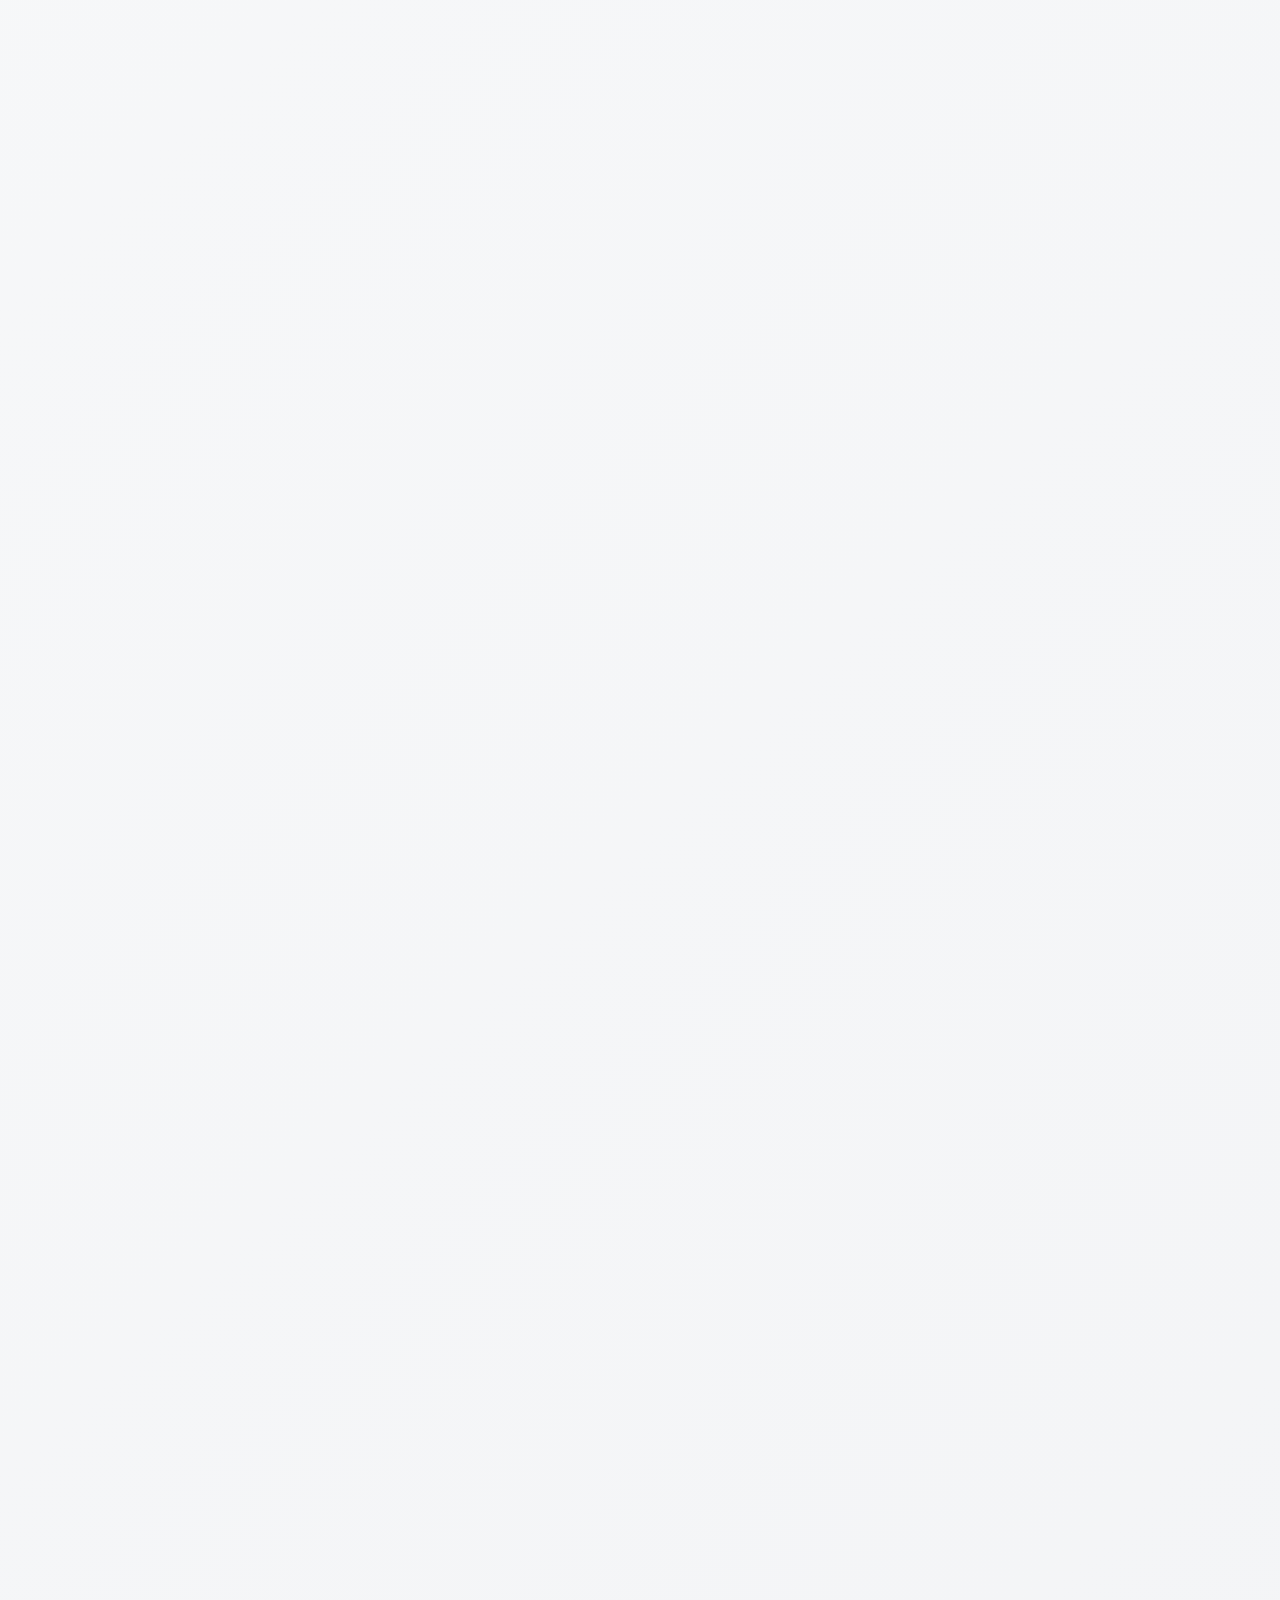
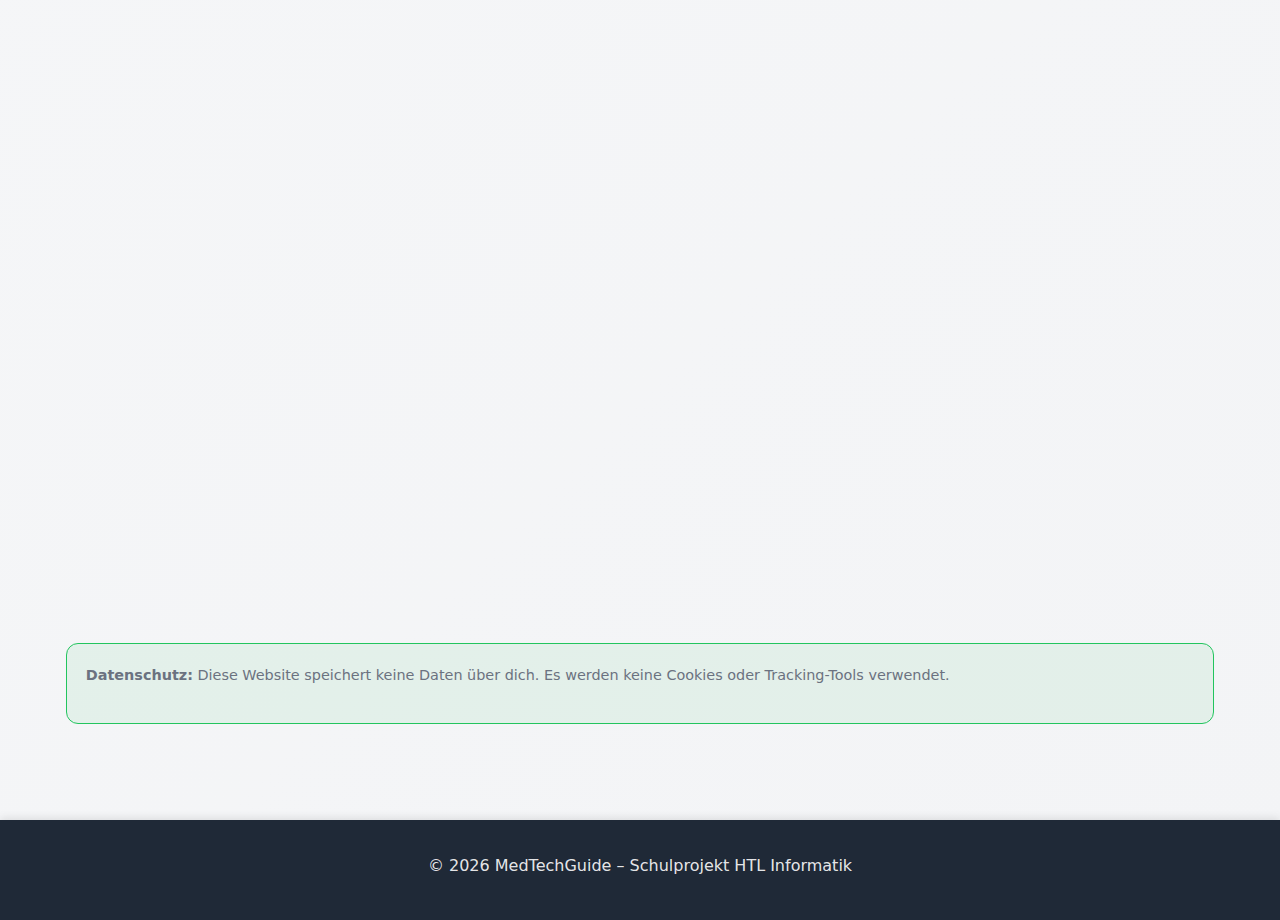
<file: quellen.html>
<!DOCTYPE html>
<html lang="de">
<head>
  <meta charset="utf-8" />
  <title>Wissenschaftliche Quellen – MedTechGuide</title>
  <meta name="viewport" content="width=device-width, initial-scale=1.0" />
  <meta name="description" content="Übersicht und Erklärung der wissenschaftlichen Quellen und ihre Seriosität." />
  <link rel="stylesheet" href="style.css" />
</head>
<body>
  <div id="loader">
    <div class="spinner"></div>
    <p>Seite wird geladen…</p>
  </div>

  <header class="site-header">
    <div class="container">
      <h1>Wissenschaftliche Quellen</h1>
      <p class="subtitle">Warum diese Quellen seriös sind</p>
    </div>
  </header>

  <nav class="main-nav">
    <div class="container">
      <a href="index.html">Start</a>
      <a href="diabetes.html">Diabetes</a>
      <a href="allergie.html">Allergien</a>
      <a href="herz.html">Herz</a>
      <a href="bildgebung.html">Bildgebung</a>
      <a href="neurochips.html">Neurochips</a>
      <a href="exoskelette.html">Exoskelette</a>
      <a href="genetik.html">Genetik</a>
      <a href="ki-diagnose.html">KI-Diagnose</a>
      <a href="zukunft.html">Zukunft</a>
      <a href="quellen.html" class="active">Quellen</a>
    </div>
  </nav>

  <main class="container">
    <section class="section-card">
      <h2>Über MedTechGuide und die Quellen</h2>
      <p>
        MedTechGuide ist ein Schulprojekt der HTL Informatik, das medizinische Technologien verständlich erklärt. 
        Alle Inhalte basieren auf wissenschaftlich geprüften Quellen von anerkannten Institutionen, Forschungsorganisationen und Behörden.
      </p>
      <p>
        Diese Seite erklärt, warum die Quellen seriös sind und wie du sie für weitere Recherchen nutzen kannst.
      </p>
    </section>

    <section class="section-card">
      <h2>Kategorien von Quellen</h2>
      
      <h3>1. Internationale Gesundheitsorganisationen</h3>
      <p>
        <strong>Beispiele:</strong> WHO (World Health Organization), CDC (Centers for Disease Control), NIH (National Institutes of Health), NIDDK (National Institute of Diabetes)
      </p>
      <p>
        <strong>Warum seriös:</strong> Diese Organisationen sind von Regierungen gegründet, unterliegen strikter wissenschaftlicher Qualitätskontrolle 
        und haben Millionen von Expert:innen. Alle Daten werden peer-reviewed und regelmäßig aktualisiert.
      </p>
      <p>
        <strong>Beispiel:</strong> Die CDC hat über 15.000 Mitarbeiter:innen und arbeitet mit epidemiologischen Methoden, die weltweit anerkannt sind.
      </p>
    </section>

    <section class="section-card">
      <h2>2. Nationale Fachgesellschaften</h2>
      <p>
        <strong>Beispiele:</strong> Deutsche Diabetesgesellschaft, Österreichische Gesellschaft für Allergologie, American Heart Association, 
        Deutsche Herzstiftung, European Society of Radiology
      </p>
      <p>
        <strong>Warum seriös:</strong> Diese Gesellschaften setzen sich aus Ärzt:innen, Forscher:innen und Kliniker:innen zusammen. 
        Sie erstellen Leitlinien, die dem Standard of Care entsprechen. Mitgliedschaft erfordert akademische Qualifikation.
      </p>
      <p>
        <strong>Beispiel:</strong> Die Deutsche Herzstiftung hat über 100.000 Mitglieder und gibt evidenzbasierte Empfehlungen heraus.
      </p>
    </section>

    <section class="section-card">
      <h2>3. Wissenschaftliche Zeitschriften & Datenbanken</h2>
      <p>
        <strong>Beispiele:</strong> Nature, Science, Lancet, JAMA, IEEE Xplore, PubMed, ScienceDirect
      </p>
      <p>
        <strong>Warum seriös:</strong> Publikationen durchlaufen ein Peer-Review-Verfahren: 2–3 anonyme Expert:innen prüfen die Arbeit kritisch. 
        Fehler werden oft vor der Veröffentlichung entdeckt. Retraktionen (Rückzug fehlerhafter Artikel) sind möglich.
      </p>
      <p>
        <strong>Beispiel:</strong> Nature publiziert nur etwa 7% der eingereichten Arbeiten – extrem hohe Standards.
      </p>
    </section>

    <section class="section-card">
      <h2>4. Universitäten & Forschungsinstitute</h2>
      <p>
        <strong>Beispiele:</strong> Stanford, MIT, ETH Zürich, TU Graz, Wellcome Sanger Institute, Max-Planck-Institut
      </p>
      <p>
        <strong>Warum seriös:</strong> Universitäten haben Reputation zu verlieren. Forschung wird intern überprüft. 
        Fakultätsmitglieder haben Tenure (Anstellung auf Lebenszeit) nur, wenn ihre Forschung hochwertig ist.
      </p>
      <p>
        <strong>Beispiel:</strong> Die TU Graz ist ein Zentrum für Brain-Computer-Interface-Forschung mit weltweiter Anerkennung.
      </p>
    </section>

    <section class="section-card">
      <h2>5. Regulatorische Behörden</h2>
      <p>
        <strong>Beispiele:</strong> FDA (USA), EMA (Europa), Swissmedic (Schweiz)
      </p>
      <p>
        <strong>Warum seriös:</strong> Diese Behörden prüfen medizinische Geräte und Medikamente vor Zulassung. 
        Sie basieren auf klinischen Studien mit stringenten Standards (GCP, Good Clinical Practice).
      </p>
      <p>
        <strong>Beispiel:</strong> Bevor ein Diabetes-Gerät in der EU verkauft werden darf, muss es Jahre von klinischen Tests durchlaufen.
      </p>
    </section>

    <section class="section-card">
      <h2>Kriterien für seriöse Quellen</h2>
      <p>Nutze diese Checkliste um Quellen zu bewerten:</p>
      <ul>
        <li><strong>Autorenschaft:</strong> Sind die Autoren sichtbar? Haben sie Qualifikationen?</li>
        <li><strong>Institution:</strong> Kommt die Quelle von einer anerkannten Organisation?</li>
        <li><strong>Aktualität:</strong> Wann wurde die Information zuletzt aktualisiert?</li>
        <li><strong>Referenzen:</strong> Zitiert die Quelle andere wissenschaftliche Arbeiten?</li>
        <li><strong>Finanzierung:</strong> Gibt es Interessenskonflikte? (z.B. eine Pharma-Firma, die ihre eigene Technologie bewirbt?)</li>
        <li><strong>Skeptischer Blick:</strong> Wirkt die Aussage übertrieben? Zu sensationell?</li>
      </ul>
    </section>

    <section class="section-card">
      <h2>Was MedTechGuide NICHT verwendet</h2>
      <ul>
        <li><strong>Wikipedia:</strong> Nicht direkt zitiert, aber als Einstiegspunkt okay (selbst hat aber Fehler)</li>
        <li><strong>Blogs & Foren:</strong> Nicht überprüft, Fehler möglich</li>
        <li><strong>Pharma-Marketing:</strong> Einseitig, Bias wahrscheinlich</li>
        <li><strong>Unsignierte Artikel:</strong> Keine Autorenschaft = keine Verantwortung</li>
        <li><strong>Alte Quellen:</strong> Medizin ändert sich; 10+ Jahre alte Publikationen sollten validiert werden</li>
      </ul>
    </section>

    <section class="section-card">
      <h2>Quellen nach Thema</h2>
      
      <h3>Diabetes</h3>
      <p>
        Hauptquellen: International Diabetes Federation (IDF), American Diabetes Association (ADA), 
        Deutsche Diabetesgesellschaft, CDC Diabetes Data & Statistics, NIH NIDDK
      </p>
      <p>
        <em>Besonderheit:</em> CGM-Daten basieren auf klinischen Studien von Geräteherstellern (Dexcom, Abbott FreeStyle).
      </p>

      <h3>Allergologie</h3>
      <p>
        Hauptquellen: Österreichische Gesellschaft für Allergologie, American Academy of Allergy, Asthma & Immunology, 
        European Academy of Allergy and Clinical Immunology, WHO Allergen Database
      </p>

      <h3>Kardiologie</h3>
      <p>
        Hauptquellen: American Heart Association, European Society of Cardiology, Deutsche Herzstiftung, 
        Mayo Clinic Cardiology, NIH National Heart Institute
      </p>

      <h3>Medizinische Bildgebung</h3>
      <p>
        Hauptquellen: Radiopaedia (frei zugängliche Bildgebungs-Referenz), European Society of Radiology, 
        American College of Radiology, FDA Medical Device Guidelines, Nature Radiology
      </p>

      <h3>Neurochips & BCIs</h3>
      <p>
        Hauptquellen: BCI Society, Brain-Computer Interfaces Lab TU Graz, Frontiers in Neuroscience, 
        NIH NINDS (National Institute of Neurological Disorders and Stroke), IEEE Biomedical Engineering
      </p>

      <h3>Exoskelette</h3>
      <p>
        Hauptquellen: Exoskeleton Report, ReWalk Robotics (klinische Studien), Ekso Bionics, 
        ScienceDirect Robotics, IEEE Robotics & Automation
      </p>

      <h3>Genetik & CRISPR</h3>
      <p>
        Hauptquellen: Genome.gov (NIH), EMBL European Bioinformatics Institute, Nature Genetics, 
        Broad Institute CRISPR Research, American Society of Human Genetics
      </p>

      <h3>KI in der Medizin</h3>
      <p>
        Hauptquellen: Stanford AI in Healthcare, WHO AI Guidelines, Nature Machine Intelligence, 
        OpenAI Research, IEEE Computer Society, MIT Media Lab Health
      </p>
    </section>

    <section class="section-card">
      <h2>Wie du selbst recherchierst</h2>
      <p>Für eigene Projekte empfehlen wir diese Strategien:</p>
      <ol>
        <li><strong>Google Scholar (scholar.google.com):</strong> Durchsucht wissenschaftliche Literatur</li>
        <li><strong>PubMed (pubmed.ncbi.nlm.nih.gov):</strong> 35 Millionen medizinische Artikel</li>
        <li><strong>ResearchGate & Academia.edu:</strong> Forscher:innen teilen ihre Arbeiten</li>
        <li><strong>Offizielle Websites:</strong> FDA.gov, WHO.int, EMA.europa.eu haben ausgezeichnete Ressourcen</li>
        <li><strong>Systematische Reviews:</strong> Zusammenfassungen von hunderten Studien (besonders zuverlässig)</li>
      </ol>
    </section>

    <section class="section-card">
      <h2>Transparenzhinweis</h2>
      <p>
        MedTechGuide wird von Schülern der HTL Informatik ohne finanzielle Unterstützung erstellt. 
        Es gibt keinen Interessenskonflikt mit Medizingeräteherstellern. 
        Die Website speichert keine Daten und hat keine Werbung.
      </p>
      <p>
        Fehler sind möglich – Hinweise sind willkommen! (Obwohl wir keine Kontaktform haben, kannst du Fehler deinem/deiner Lehrer:in mitteilen.)
      </p>
    </section>

    <div class="privacy-notice">
      <p>
        <strong>Datenschutz:</strong> Diese Website speichert keine Daten über dich. 
        Es werden keine Cookies oder Tracking-Tools verwendet.
      </p>
    </div>
  </main>

  <footer class="site-footer">
    <div class="container">
      <p>&copy; 2026 MedTechGuide – Schulprojekt HTL Informatik</p>
    </div>
  </footer>

  <button class="scroll-to-top" id="scrollToTopBtn" aria-label="Nach oben scrollen">↑</button>

  <script src="script.js"></script>
  <script>
    window.addEventListener("load", () => {
      const loader = document.getElementById("loader");
      if (loader) {
        loader.classList.add("hidden");
        setTimeout(() => {
          loader.style.display = "none";
        }, 500);
      }
      setActiveNavLink();
    });
  </script>
</body>
</html>
</file>
<file: styles.css>
*{
    box-sizing:border-box;
    margin:0;
    padding:0;
}

body{
    font-family:Arial,Helvetica,sans-serif;
    background-color:#abb6c4;
    color:#222;
    line-height:1.65;
}

.container{
    width:100%;
    max-width:1000px;
    margin:0 auto;
    padding:1rem;
}

/* HEADER */
.site-header{
    background:linear-gradient(90deg,#4a90e2,#1cd8d2);
    color:white;
    text-align:center;
    padding:1.7rem 0;
    box-shadow:0 2px 6px rgba(0,0,0,0.15);
}
.site-header h1{
    font-size:2rem;
}
.subtitle{
    font-size:1rem;
    margin-top:0.4rem;
}

/* NAVIGATION */
.main-nav{
    position:sticky;
    top:0;
    background:linear-gradient(90deg,#4a90e2,#1cd8d2);
    padding:0.6rem 0;
    box-shadow:0 2px 6px rgba(0,0,0,0.12);
    z-index:1000;
}
.main-nav .container{
    display:flex;
    justify-content:center;
    gap:0.8rem;
}
.main-nav a{
    text-decoration:none;
    color:white;
    padding:0.45rem 1rem;
    border-radius:6px;
    transition:0.2s;
    font-size:1rem;
}
.main-nav a:hover{
    background:rgba(255,255,255,0.25);
}

/* INTRO CARD (Startseite + Unterseiten) */
.intro-card{
    background:white;
    padding:1.7rem;
    border-radius:12px;
    box-shadow:0 4px 10px rgba(0,0,0,0.12);
    margin:1.7rem 0;
}
.intro-card img{
    width:100%;
    border-radius:10px;
    margin-top:1rem;
}

/* TYPO for long-article pages */
.intro-card h2{
    font-size:1.6rem;
    color:#1d4ed8;
    margin-bottom:0.8rem;
}
.intro-card p{
    margin-bottom:1rem;
    font-size:1rem;
}
.intro-card ul{
    padding-left:1.2rem;
    margin-bottom:1rem;
}
.intro-card li{
    margin-bottom:0.4rem;
}

/* DEVICE GRID – auf Startseite */
.device-grid{
    display:grid;
    grid-template-columns:repeat(auto-fit,minmax(250px,1fr));
    gap:1rem;
    margin-bottom:2rem;
}

/* DEVICE CARDS */
.device-card{
    background:white;
    padding:1rem;
    border-radius:12px;
    text-decoration:none;
    color:#222;
    box-shadow:0 6px 15px rgba(74,144,226,0.25);
    transition:0.2s;
}
.device-card:hover{
    transform:translateY(-4px);
    box-shadow:0 10px 25px rgba(74,144,226,0.4);
}
.device-card h3{
    margin-bottom:0.4rem;
    color:#1d4ed8;
    font-size:1.3rem;
}
.device-card p{
    font-size:0.95rem;
}

/* SEARCH BOX */
.search-box{
    margin:1.2rem 0;
    text-align:center;
}
.search-box input{
    width:90%;
    max-width:420px;
    padding:0.7rem;
    font-size:1rem;
    border-radius:8px;
    border:1px solid #ccc;
    transition:0.2s;
}
.search-box input:focus{
    border-color:#4a90e2;
    box-shadow:0 0 10px rgba(74,144,226,0.45);
}

/* FOOTER */
.site-footer{
    background:linear-gradient(90deg,#4a90e2,#1cd8d2);
    color:white;
    text-align:center;
    padding:1rem 0;
    margin-top:3rem;
    box-shadow:0 -2px 6px rgba(0,0,0,0.15);
}
.site-footer p{
    margin:0;
    font-size:0.95rem;
}

/* IMAGES IN ARTICLES */
img{
    max-width:100%;
    display:block;
}

/* RESPONSIVE */
@media(max-width:600px){
    .site-header h1{
        font-size:1.6rem;
    }
    .intro-card h2{
        font-size:1.25rem;
    }
    .device-card h3{
        font-size:1.15rem;
    }
}

.section-card {
    background:white;
    padding:1.6rem;
    border-radius:12px;
    margin-bottom:2rem;
    box-shadow:0 4px 12px rgba(0,0,0,0.12);
    border-left:5px solid #4a90e2;
}

.section-card h2 {
    font-size:1.6rem;
    color:#1d4ed8;
    margin-bottom:0.6rem;
}

.section-card p {
    font-size:1.05rem;
    margin-bottom:0.9rem;
}

.section-card ul {
    padding-left:1.2rem;
    margin-bottom:1rem;
}

.section-card li {
    margin-bottom:0.4rem;
}
</file>
<file: style.css>
/* ========== MODERN MEDTEC GUIDE - REDESIGNED LAYOUT ========== */
/* Color & Design System Variables */
:root {
  --primary: #1e40af;
  --primary-dark: #1e3a8a;
  --primary-light: #eff6ff;
  --accent: #0f766e;
  --accent-light: #f0fdf4;
  --success: #22c55e;
  --warning: #f59e0b;
  --danger: #ef4444;
  
  --text-primary: #1f2937;
  --text-secondary: #6b7280;
  --text-light: #374151;
  --text-invert: #ffffff;
  
  --bg-light: #f9fafb;
  --bg-white: #ffffff;
  --bg-gradient: linear-gradient(135deg, #f9fafb 0%, #f3f4f6 100%);
  --border: #e5e7eb;
  
  --shadow-sm: 0 2px 8px rgba(0, 0, 0, 0.05);
  --shadow-md: 0 4px 16px rgba(0, 0, 0, 0.06);
  --shadow-lg: 0 12px 24px rgba(30, 64, 175, 0.12);
  --shadow-xl: 0 20px 40px rgba(30, 64, 175, 0.15);
  
  --radius-sm: 8px;
  --radius-md: 12px;
  --radius-lg: 16px;
  
  --transition-fast: all 0.15s ease;
  --transition: all 0.25s ease;
  --transition-slow: all 0.35s ease;
}

/* ========== RESET & BASE ========== */
* {
  box-sizing: border-box;
  margin: 0;
  padding: 0;
}

html {
  scroll-behavior: smooth;
}

body {
  font-family: system-ui, -apple-system, "Segoe UI", Roboto, Helvetica, Arial, sans-serif;
  font-size: 16px;
  line-height: 1.6;
  color: var(--text-primary);
  background: var(--bg-gradient);
  min-height: 100vh;
}

/* ========== ACCESSIBILITY ========== */
.skip-to-content {
  position: absolute;
  top: -40px;
  left: 0;
  background: var(--primary);
  color: var(--text-invert);
  padding: 8px 12px;
  text-decoration: none;
  z-index: 10000;
  border-radius: 0 0 var(--radius-md) 0;
  font-weight: 600;
  font-size: 0.9rem;
}

.skip-to-content:focus {
  top: 0;
  outline: 3px solid var(--accent);
  outline-offset: 2px;
}

/* Enhanced Focus Visibility */
*:focus-visible {
  outline: 3px solid var(--primary);
  outline-offset: 2px;
}

/* Better button/link focus */
button:focus-visible,
a:focus-visible {
  outline: 3px solid var(--primary);
  outline-offset: 3px;
  border-radius: var(--radius-sm);
}

/* Focus on form inputs */
input:focus-visible,
textarea:focus-visible,
select:focus-visible {
  outline: 3px solid var(--accent);
  outline-offset: 2px;
}

/* Larger touch targets */
button,
a,
input[type="checkbox"],
input[type="radio"] {
  min-height: 44px;
  min-width: 44px;
}

/* Better link visibility */
a {
  color: var(--primary);
  text-decoration: underline;
  text-underline-offset: 4px;
  text-decoration-thickness: 2px;
  transition: var(--transition-fast);
}

a:hover {
  color: var(--primary-dark);
  text-decoration-thickness: 3px;
}

a:visited {
  color: #7c3aed;
}

/* Better contrast for text */
p {
  color: var(--text-primary);
  line-height: 1.7;
}

/* Emphasize code */
code,
pre {
  background: var(--bg-light);
  border: 1px solid var(--border);
  border-radius: var(--radius-sm);
  font-family: 'Courier New', monospace;
  font-size: 0.9em;
}

code {
  padding: 2px 6px;
}

/* Reduced Motion Support */
@media (prefers-reduced-motion: reduce) {
  * {
    animation: none !important;
    transition: none !important;
  }
}

/* ========== TYPOGRAPHY ========== */
h1, h2, h3, h4, h5, h6 {
  font-weight: 700;
  letter-spacing: -0.5px;
  line-height: 1.2;
}

h1 {
  font-size: 3rem;
  color: var(--text-invert);
}

h2 {
  font-size: 1.8rem;
  color: var(--primary);
  margin-bottom: 1rem;
  margin-top: 0.5rem;
}

h3 {
  font-size: 1.3rem;
  color: var(--text-primary);
  margin-top: 1.2rem;
  margin-bottom: 0.6rem;
}

h4 {
  font-size: 1.1rem;
  color: var(--text-primary);
}

p {
  margin-bottom: 1rem;
  line-height: 1.75;
  color: var(--text-secondary);
}

ul, ol {
  margin-bottom: 1.2rem;
  margin-left: 1.8rem;
}

li {
  margin-bottom: 0.5rem;
}

a {
  color: var(--primary);
  text-decoration: none;
  border-bottom: 1px solid rgba(30, 64, 175, 0.2);
  transition: var(--transition-fast);
}

a:hover {
  color: var(--primary-dark);
  border-bottom-color: var(--primary-dark);
}

/* ========== CONTAINER ========== */
.container {
  width: 100%;
  max-width: 1200px;
  margin: 0 auto;
  padding: 0 1.6rem;
  display: flex;
  flex-direction: column;
}

@media (max-width: 768px) {
  .container {
    max-width: 100%;
  }
  
  h1 { font-size: 2rem; }
  h2 { font-size: 1.5rem; }
  h3 { font-size: 1.15rem; }
  
  /* ===== MOBILE NAVIGATION - Responsive Layout ===== */
  
  /* Navigation Container - Bleibt vertikal auf Mobile */
  .nav-container {
    gap: 1rem;
    position: relative;
    padding: 0.6rem 0.8rem; /* Kompaktere Abstände auf Mobile */
  }
  
  /* Navigation Links - Wrapping erlaubt auf Mobilgeräten */
  .nav-links {
    flex-wrap: wrap; /* Erlaubt Links, auf mehrere Zeilen zu wrappen */
    justify-content: center; /* Zentriert die Links */
    gap: 0.3rem; /* Kleinerer Abstand auf Mobile */
  }
  
  /* Navigation Links - Kleinere Schriftgröße und Padding */
  .nav-links a {
    padding: 0.5rem 0.7rem; /* Kleineres Padding */
    font-size: 0.8rem; /* Kleinere Schriftgröße */
  }
  
  /* Suchleiste auf Mobile - Versteckt */
  .nav-search {
    display: none;
    width: 100%;
    max-width: 280px;
  }

  #searchResults {
    display: none;
    width: 90vw;
    max-width: 280px; /* Angepasst auf Mobile */
    left: 50%;
    right: auto;
    transform: translateX(-50%);
  }

  #globalSearch {
    display: none;
    width: 100%;
    padding: 0.5rem 0.8rem;
    font-size: 0.8rem;
    max-width: 280px; /* Keine Überschreitung auf Mobile */
  }

  /* Cards */
  .intro-card,
  .section-card {
    padding: 1.6rem;
    margin-bottom: 1.6rem;
    border-radius: var(--radius-md);
  }

  .section-card h2 {
    font-size: 1.4rem;
    margin-bottom: 0.8rem;
    padding-bottom: 0.6rem;
  }
  
  .device-grid {
    grid-template-columns: 1fr;
    gap: 1.2rem;
  }

  /* Modals */
  .compare-modal-content {
    width: 95vw;
    padding: 1.5rem;
  }

  /* Buttons */
  .scroll-to-top {
    width: 44px;
    height: 44px;
    bottom: 1.6rem;
    right: 1.5rem;
    font-size: 1.2rem;
  }

  /* Filter */
  .filter-buttons {
    gap: 0.6rem;
    margin: 1.2rem 0;
  }

  /* Images */
  figure.section-image {
    margin: 1.8rem 0;
  }

  figure.section-image img {
    max-width: 500px;
    border-radius: var(--radius-md);
  }

  figcaption {
    font-size: 0.9rem;
    margin-top: 0.8rem;
    padding: 0 0.8rem;
    padding-top: 0.6rem;
  }
}

/* ===== MEDIA QUERY: SEHR KLEINE SMARTPHONES (max-width: 480px) ===== */
@media (max-width: 480px) {
  /* ===== NAVIGATION OPTIMIERUNGEN FÜR KLEINE BILDSCHIRME ===== */
  
  /* Navigation Container - Kompaktere Abstände */
  .nav-container {
    gap: 0.8rem;
    padding: 0.5rem 0.6rem;
  }
  
  /* Navigation Links - Noch kleinere Schriftgröße und Padding */
  .nav-links {
    gap: 0.2rem;
  }
  
  .nav-links a {
    padding: 0.4rem 0.6rem; /* Noch kompakteres Padding */
    font-size: 0.75rem; /* Kleine Schriftgröße für kleine Bildschirme */
  }
  
  /* Suchleiste - Versteckt auf kleine Bildschirme */
  .nav-search {
    display: none;
    max-width: 240px;
    width: 90vw;
  }
  
  #globalSearch {
    display: none;
    padding: 0.4rem 0.6rem; /* Kompakteres Padding */
    font-size: 0.75rem; /* Kleinere Schriftgröße */
    max-width: 240px;
  }
  
  #searchResults {
    display: none;
    max-width: 240px; /* Kleinere Suchergebnisse-Box */
  }
}

/* ========== LOADER ========== */
#loader {
  position: fixed;
  inset: 0;
  background: linear-gradient(135deg, var(--primary) 0%, var(--accent) 100%);
  display: flex;
  flex-direction: column;
  justify-content: center;
  align-items: center;
  z-index: 9999;
  color: var(--text-invert);
  opacity: 1;
  transition: opacity 0.3s ease;
}

#loader.hidden {
  opacity: 0;
  pointer-events: none;
}

.spinner {
  width: 50px;
  height: 50px;
  border: 4px solid rgba(255, 255, 255, 0.3);
  border-top: 4px solid var(--text-invert);
  border-radius: 50%;
  animation: spin 0.8s linear infinite;
}

@keyframes spin {
  to { transform: rotate(360deg); }
}

#loader p {
  margin-top: 1rem;
  color: var(--text-invert);
  font-weight: 500;
}

/* ========== HEADER ========== */
.site-header {
  background: linear-gradient(135deg, var(--primary) 0%, var(--primary-dark) 50%, var(--accent) 100%);
  color: var(--text-invert);
  padding: 2.5rem 1.6rem 2rem;
  text-align: center;
  box-shadow: 0 2px 8px rgba(30, 64, 175, 0.1);
  animation: slideDown 0.5s ease;
}

@keyframes slideDown {
  from { transform: translateY(-20px); opacity: 0; }
  to { transform: translateY(0); opacity: 1; }
}

.site-header .container {
  padding: 0;
}

.site-header h1 {
  margin-bottom: 0.4rem;
  font-size: 2.5rem;
  font-weight: 800;
  letter-spacing: -1px;
}

.site-header .subtitle {
  font-size: 1rem;
  opacity: 0.95;
  font-weight: 400;
  letter-spacing: 0.5px;
}

/* ========== NAVIGATION ========== */
.main-nav {
  position: sticky;
  top: 0;
  background: rgba(255, 255, 255, 0.95);
  backdrop-filter: blur(12px);
  border-bottom: 1px solid rgba(229, 231, 235, 0.6);
  z-index: 1000;
  box-shadow: 0 0 0 rgba(0, 0, 0, 0);
  transition: box-shadow var(--transition);
}

.main-nav.scrolled {
  box-shadow: 0 4px 16px rgba(30, 64, 175, 0.12);
}

/* FLEXBOX NAVIGATION CONTAINER - Spalten-Layout (Navigation oben, Suche unten) */
.nav-container {
  display: flex;
  flex-direction: column; /* Vertikales Layout: Navigation und Suche untereinander */
  gap: 1rem; /* Abstand zwischen Navigation und Suchleiste */
  padding: 0.8rem 1.6rem;
  width: 100%;
  max-width: 1200px;
  margin: 0 auto;
  align-items: center; /* Zentriert den Inhalt horizontal */
}

/* FLEXBOX NAVIGATION LINKS - Horizontale Reihe, alle Links in einer Zeile */
.nav-links {
  display: flex;
  flex-wrap: nowrap; /* Keine automatische Zeilenumbruch - alles bleibt in einer Reihe */
  gap: 0.2rem; /* Enger Abstand zwischen Links */
  align-items: center;
  justify-content: center; /* Zentriert die Links horizontal */
  width: 100%; /* Nimmt volle Breite an */
}

.nav-links a {
  display: flex;
  align-items: center;
  padding: 0.6rem 1rem;
  color: var(--text-primary);
  text-decoration: none;
  border: none;
  border-radius: var(--radius-sm);
  font-weight: 500;
  font-size: 0.9rem;
  white-space: nowrap;
  transition: var(--transition-fast);
  position: relative;
}

.nav-links a::after {
  content: '';
  position: absolute;
  bottom: 0;
  left: 50%;
  width: 0;
  height: 2px;
  background: var(--primary);
  transform: translateX(-50%);
  transition: width var(--transition);
}

.nav-links a:hover {
  color: var(--primary);
}

.nav-links a:hover::after {
  width: 100%;
}

.nav-links a.active {
  color: var(--text-invert);
  background: var(--primary);
  border-radius: var(--radius-sm);
}

.nav-links a.active::after {
  display: none;
}

/* Search Bar - Versteckt */
.nav-search {
  display: none; /* Suchleiste ausgeblendet */
  position: relative;
  align-items: center;
  justify-content: center;
  width: 100%;
  max-width: 350px;
}

/* GLOBAL SEARCH INPUT - VERSTECKT */
#globalSearch {
  display: none; /* Suchfeld ausgeblendet */
  width: 100%;
  max-width: 350px;
  padding: 0.6rem 1rem;
  border: 1px solid var(--border);
  border-radius: var(--radius-sm);
  font-size: 0.85rem;
  background: var(--bg-white);
  color: var(--text-primary);
  transition: var(--transition-fast);
}

#globalSearch:focus {
  outline: none;
  border-color: var(--primary);
  box-shadow: 0 0 0 3px rgba(30, 64, 175, 0.1);
}

/* ========== ENHANCED SEARCH RESULTS - VERSTECKT ========== */
#searchResults {
  display: none; /* Suchleiste und Suchergebnisse sind ausgeblendet */
  position: absolute;
  top: calc(100% + 0.8rem);
  right: 0;
  left: auto;
  width: 400px;
  max-height: 500px;
  overflow-y: auto;
  background: var(--bg-white);
  border: 1px solid var(--border);
  border-radius: var(--radius-md);
  box-shadow: var(--shadow-lg);
  z-index: 2000;
  animation: slideDown 0.2s ease;
}

#searchResults::-webkit-scrollbar {
  width: 6px;
}

#searchResults::-webkit-scrollbar-track {
  background: transparent;
}

#searchResults::-webkit-scrollbar-thumb {
  background: var(--border);
  border-radius: 3px;
}

#searchResults::-webkit-scrollbar-thumb:hover {
  background: var(--text-secondary);
}

.search-results-counter {
  padding: 0.8rem 1rem;
  border-bottom: 1px solid var(--border);
  font-size: 0.75rem;
  font-weight: 600;
  text-transform: uppercase;
  color: var(--text-secondary);
  letter-spacing: 0.5px;
}

.search-results-list {
  display: flex;
  flex-direction: column;
}

.search-result-item {
  display: flex;
  gap: 0.8rem;
  padding: 0.8rem 1rem;
  border: none;
  background: transparent;
  text-decoration: none;
  color: inherit;
  cursor: pointer;
  transition: var(--transition-fast);
  border-bottom: 1px solid var(--bg-light);
  align-items: flex-start;
}

.search-result-item:hover {
  background: var(--primary-light);
  border-bottom-color: var(--primary);
}

.search-result-rank {
  flex-shrink: 0;
  width: 24px;
  height: 24px;
  display: flex;
  align-items: center;
  justify-content: center;
  background: var(--primary);
  color: var(--bg-white);
  border-radius: 50%;
  font-size: 0.75rem;
  font-weight: 700;
  margin-top: 0.2rem;
}

.search-result-content {
  flex: 1;
  min-width: 0;
}

.search-result-title {
  font-weight: 600;
  color: var(--primary);
  font-size: 0.95rem;
  margin-bottom: 0.3rem;
  word-break: break-word;
}

.search-result-title strong {
  color: var(--accent);
  background: rgba(15, 118, 110, 0.1);
  padding: 0 2px;
  border-radius: 2px;
}

.search-result-preview {
  font-size: 0.85rem;
  color: var(--text-secondary);
  line-height: 1.4;
  word-break: break-word;
}

.search-result-preview strong {
  color: var(--accent);
  font-weight: 600;
}

.search-result-arrow {
  flex-shrink: 0;
  color: var(--primary);
  font-weight: 600;
  opacity: 0;
  transform: translateX(-4px);
  transition: var(--transition-fast);
}

.search-result-item:hover .search-result-arrow {
  opacity: 1;
  transform: translateX(0);
}

/* EMPTY STATE */
.search-empty-state {
  padding: 2rem 1.5rem;
  text-align: center;
  min-height: 200px;
  display: flex;
  flex-direction: column;
  justify-content: center;
  align-items: center;
  color: var(--text-secondary);
}

.search-empty-icon {
  font-size: 3rem;
  opacity: 0.3;
  margin-bottom: 1rem;
}

.search-empty-text {
  font-weight: 600;
  margin-bottom: 0.5rem;
  color: var(--text-primary);
}

.search-empty-hint {
  font-size: 0.85rem;
  color: var(--text-secondary);
  margin: 0;
}

/* LOADING STATE */
.search-loading {
  padding: 1rem;
  text-align: center;
  color: var(--text-secondary);
  font-size: 0.9rem;
}

/* HIGHLIGHT MARK */
mark.search-highlight {
  background: rgba(15, 118, 110, 0.2);
  color: var(--accent);
  padding: 2px 4px;
  border-radius: 3px;
  font-weight: 600;
  animation: highlightPulse 0.6s ease;
}

@keyframes highlightPulse {
  0% {
    background: rgba(15, 118, 110, 0.4);
    transform: scale(1.05);
  }
  50% {
    background: rgba(15, 118, 110, 0.2);
  }
  100% {
    background: rgba(15, 118, 110, 0.2);
    transform: scale(1);
  }
}

.search-results {
  position: absolute;
  top: 100%;
  right: 0;
  margin-top: 0.5rem;
  background: var(--bg-white);
  padding: 0.5rem 1rem;
  border-radius: var(--radius-sm);
  font-size: 0.8rem;
  color: var(--text-secondary);
  box-shadow: var(--shadow-md);
  white-space: nowrap;
}

/* ========== MOBILE NAV TOGGLE ========== */
/* ========== NAVIGATION TOGGLE - DEPRECATED ========== */
/* 🔄 ANGEPASST: Hamburger Toggle wird NICHT mehr verwendet */
/* Mit neu gestalteter responsive Navigation (Flexbox mit Media Queries) */
/* Diese CSS-Regeln sind überflüssig und werden nur für Kompatibilität beibehalten */

.nav-toggle {
  display: none; /* Ist nicht mehr erforderlich */
  flex-direction: column;
  gap: 5px;
  background: none;
  border: none;
  cursor: pointer;
  padding: 0.5rem;
}

.nav-toggle span {
  width: 24px;
  height: 3px;
  background: var(--primary);
  border-radius: 2px;
  transition: var(--transition-fast);
  display: block;
}

.nav-toggle.active span:nth-child(1) {
  transform: rotate(45deg) translate(11px, 11px);
}

.nav-toggle.active span:nth-child(2) {
  opacity: 0;
}

.nav-toggle.active span:nth-child(3) {
  transform: rotate(-45deg) translate(8px, -8px);
}

/* ========== MOBILE MENU STYLES - DEPRECATED ========== */
/* 🔄 ANGEPASST: Mobile Menu wird NICHT mehr mit Toggle aktiviert */
/* Navigation wird jetzt vollständig responsive mit Flexbox dargestellt */

.nav-links.mobile-visible {
  display: flex; /* Redundant - .nav-links ist immer flex */
  flex-direction: row; /* Nicht mehr column - responsive mit flex-wrap */
  position: static; /* Nicht länger absolut positioniert */
  top: auto;
  left: auto;
  right: auto;
  background: inherit;
  border-bottom: none;
  padding: 0;
  margin-top: 0;
  flex-wrap: wrap;
  gap: 0.3rem;
  z-index: 1000;
  box-shadow: none;
  animation: none;
}

.nav-links.mobile-visible a {
  padding: 0.5rem 0.7rem; /* Mobil-optimierte Größe */
  border-radius: var(--radius-sm);
  border-bottom: none;
}

.nav-links.mobile-visible a.active {
  background: var(--primary);
  border-left: none;
  padding-left: 0.7rem;
}

@media (max-width: 768px) {
  .nav-toggle {
    display: none; /* Nicht mehr nötig mit neuem responsive Layout */
  }
  
  .nav-container {
    flex-wrap: wrap; /* Erlaubt Umbruch wenn nötig */
    gap: 1rem;
  }
  
  .nav-links {
    order: 1; /* Navigation zuerst anzeigen */
    width: 100%; /* Volle Breite */
    display: flex; /* Immer sichtbar - kein Toggle nötig */
    gap: 0.3rem; /* Kleinerer Abstand */
    flex-wrap: wrap; /* Erlaubt Wrapping auf kleine Bildschirme */
    justify-content: center; /* Zentriert die Links */
  }
  
  .nav-links.active {
    display: flex; /* Keine Änderung nötig */
  }
  
  .nav-search {
    order: 2; /* Nach Navigation positioniert */
    flex: 0 0 100%; /* Volle Breite einnehmen */
    min-width: auto; /* Keine min-width Beschränkung */
    max-width: 280px; /* Aber max-width für Optik */
  }
}

/* ========== MAIN CONTENT ========== */
main {
  flex: 1;
  padding: 2.4rem 0;
}

/* ========== INTRO CARD ========== */
.intro-card {
  background: linear-gradient(135deg, var(--primary-light) 0%, var(--accent-light) 100%);
  border: 2px solid var(--primary);
  padding: 2.4rem;
  border-radius: var(--radius-lg);
  margin-bottom: 2rem;
  animation: fadeInUp 0.6s ease 0.1s both;
}

.intro-card h2 {
  color: var(--text-primary);
  border: none;
  margin: 0 0 0.8rem 0;
  font-size: 1.8rem;
}

.intro-card p {
  color: var(--text-primary);
  font-weight: 500;
  line-height: 1.8;
  margin-bottom: 0.6rem;
}

/* ========== SECTION CARD ========== */
.section-card {
  background: var(--bg-white);
  border-radius: var(--radius-lg);
  padding: 2.4rem;
  margin-bottom: 2rem;
  box-shadow: var(--shadow-md);
  border: 1px solid var(--border);
  transition: var(--transition);
  animation: fadeInUp 0.6s ease both;
  
  /* Fade-In Initial State */
  opacity: 0;
  transform: translateY(30px);
}

.section-card.fade-in-visible {
  opacity: 1;
  transform: translateY(0);
  transition: opacity 0.6s ease, transform 0.6s ease;
}

.section-card:hover {
  box-shadow: var(--shadow-lg);
  transform: translateY(-4px);
  transition: var(--transition);
}

.section-card h2 {
  color: var(--primary);
  margin-top: 0;
  margin-bottom: 1.2rem;
  padding-bottom: 1rem;
  border-bottom: 2px solid var(--border);
  font-size: 1.7rem;
}

.section-card h3 {
  color: var(--text-primary);
  margin-top: 1.4rem;
  margin-bottom: 0.8rem;
  font-size: 1.2rem;
}

.section-card p {
  margin-bottom: 1rem;
}

.section-card ul, .section-card ol {
  margin-bottom: 1.2rem;
}

/* ========== FILTER BUTTONS ========== */
.filter-buttons {
  display: flex;
  gap: 0.8rem;
  margin: 1.6rem 0;
  flex-wrap: wrap;
  animation: fadeInUp 0.6s ease 0.15s both;
}

.filter-btn {
  padding: 0.7rem 1.4rem;
  border: 2px solid var(--border);
  background: var(--bg-white);
  color: var(--text-primary);
  border-radius: var(--radius-sm);
  font-weight: 600;
  font-size: 0.9rem;
  cursor: pointer;
  transition: var(--transition);
}

.filter-btn:hover {
  border-color: var(--primary);
  color: var(--primary);
  transform: translateY(-2px);
  box-shadow: 0 4px 12px rgba(30, 64, 175, 0.15);
}

.filter-btn.active {
  background: var(--primary);
  color: var(--text-invert);
  border-color: var(--primary);
  box-shadow: 0 4px 12px rgba(30, 64, 175, 0.25);
}

/* ========== COMPARE SECTION ========== */
.compare-section {
  display: flex;
  justify-content: space-between;
  align-items: center;
  margin: 2rem 0;
  padding: 1.2rem;
  background: linear-gradient(135deg, var(--primary-light) 0%, var(--accent-light) 100%);
  border-radius: var(--radius-md);
  flex-wrap: wrap;
  gap: 1rem;
  animation: fadeInUp 0.6s ease 0.2s both;
}

.compare-btn {
  padding: 0.8rem 1.6rem;
  background: var(--primary);
  color: var(--text-invert);
  border: none;
  border-radius: var(--radius-sm);
  cursor: pointer;
  font-weight: 600;
  font-size: 0.95rem;
  transition: var(--transition);
  box-shadow: 0 2px 8px rgba(30, 64, 175, 0.2);
}

.compare-btn:hover:not(:disabled) {
  background: var(--primary-dark);
  transform: translateY(-2px);
  box-shadow: 0 6px 16px rgba(30, 64, 175, 0.3);
}

.compare-btn:disabled {
  opacity: 0.5;
  cursor: not-allowed;
}

/* ========== DEVICE GRID ========== */
.device-grid {
  display: grid;
  grid-template-columns: repeat(auto-fit, minmax(300px, 1fr));
  gap: 1.6rem;
  margin: 2rem 0;
  animation: fadeInUp 0.6s ease 0.25s both;
}

.device-card {
  background: var(--bg-white);
  border: 1px solid var(--border);
  border-radius: var(--radius-lg);
  padding: 1.6rem;
  text-decoration: none;
  color: var(--text-primary);
  transition: var(--transition);
  box-shadow: var(--shadow-sm);
  cursor: pointer;
  display: flex;
  flex-direction: column;
  position: relative;
  overflow: hidden;
}

.device-card::before {
  content: '';
  position: absolute;
  top: 0;
  left: 0;
  right: 0;
  height: 3px;
  background: linear-gradient(90deg, var(--primary), var(--accent));
  transform: scaleX(0);
  transform-origin: left;
  transition: transform 0.4s ease;
}

.device-card:hover {
  transform: translateY(-8px);
  box-shadow: var(--shadow-lg);
  border-color: var(--primary);
}

.device-card:hover::before {
  transform: scaleX(1);
}

.card-header {
  display: flex;
  justify-content: space-between;
  align-items: flex-start;
  gap: 1rem;
  margin-bottom: 0.8rem;
}

.card-header h3 {
  flex: 1;
  margin: 0;
  color: var(--primary);
  font-size: 1.15rem;
}

.card-checkbox {
  width: 20px;
  height: 20px;
  cursor: pointer;
  accent-color: var(--primary);
}

.device-card p {
  color: var(--text-secondary);
  font-size: 0.95rem;
  line-height: 1.6;
  flex-grow: 1;
}

/* ========== TABLES ========== */
table {
  width: 100%;
  border-collapse: collapse;
  margin: 2rem 0;
  box-shadow: var(--shadow-md);
  border-radius: var(--radius-md);
  overflow: visible;
  background: var(--bg-white);
}

thead {
  background: linear-gradient(135deg, var(--primary), var(--primary-dark));
  color: var(--text-invert);
  position: relative;
  z-index: 5;
}

th {
  padding: 1.2rem;
  text-align: left;
  font-weight: 700;
  border: 1px solid var(--primary-dark);
  font-size: 0.9rem;
  letter-spacing: 0.3px;
}

td {
  padding: 1rem 1.2rem;
  border: 1px solid var(--border);
  word-break: break-word;
  font-size: 0.9rem;
}

tbody tr {
  border-bottom: 1px solid var(--border);
  transition: var(--transition-fast);
}

tbody tr:nth-child(even) {
  background: rgba(249, 250, 251, 0.8);
}

tbody tr:hover {
  background: var(--primary-light);
}

@media (max-width: 768px) {
  table {
    font-size: 0.85rem;
    display: block;
    overflow-x: auto;
  }
  
  th, td {
    padding: 0.8rem;
  }
}

/* ========== COMPARE MODAL ========== */
.compare-modal {
  position: fixed;
  inset: 0;
  display: flex;
  align-items: center;
  justify-content: center;
  z-index: 2000;
  animation: fadeIn 0.3s ease;
}

@keyframes fadeIn {
  from { opacity: 0; }
  to { opacity: 1; }
}

.compare-modal.fade-out {
  animation: fadeOut 0.3s ease;
}

@keyframes fadeOut {
  from { opacity: 1; }
  to { opacity: 0; }
}

.compare-modal-overlay {
  position: absolute;
  inset: 0;
  background: rgba(0, 0, 0, 0.5);
  backdrop-filter: blur(4px);
  cursor: pointer;
}

.compare-modal-content {
  position: relative;
  background: var(--bg-white);
  border-radius: var(--radius-lg);
  padding: 2rem;
  max-width: 800px;
  width: 90vw;
  max-height: 90vh;
  overflow-y: auto;
  box-shadow: var(--shadow-xl);
  animation: slideUp 0.3s ease;
}

@keyframes slideUp {
  from { transform: translateY(40px); opacity: 0; }
  to { transform: translateY(0); opacity: 1; }
}

.modal-close {
  position: absolute;
  top: 1rem;
  right: 1rem;
  background: none;
  border: none;
  font-size: 1.5rem;
  cursor: pointer;
  color: var(--text-secondary);
  transition: var(--transition-fast);
}

.modal-close:hover {
  color: var(--text-primary);
  transform: rotate(90deg);
}

.compare-modal-content h2 {
  margin-bottom: 1.6rem;
  color: var(--primary);
}

.device-comparison-table {
  width: 100%;
  border-collapse: collapse;
  margin-top: 1rem;
}

.device-comparison-table thead {
  background: linear-gradient(135deg, var(--primary), var(--primary-dark));
  color: var(--text-invert);
}

.device-comparison-table th {
  padding: 1rem;
  text-align: left;
  font-weight: 600;
  border: 1px solid var(--primary-dark);
}

.device-comparison-table tbody tr {
  border-bottom: 1px solid var(--border);
}

.device-comparison-table tbody tr:nth-child(even) {
  background: rgba(249, 250, 251, 0.8);
}

.device-comparison-table td {
  padding: 1rem;
  color: var(--text-primary);
}

.device-comparison-table td:first-child {
  background: rgba(30, 64, 175, 0.05);
  font-weight: 600;
  min-width: 150px;
}

/* ========== GLOSSARY ========== */
.glossar {
  background: rgba(245, 158, 11, 0.08);
  border: 2px solid var(--warning);
  border-radius: var(--radius-md);
  padding: 2rem;
  margin: 2rem 0;
}

.glossary-tooltip {
  position: absolute;
  background: var(--primary);
  color: var(--text-invert);
  padding: 0.5rem 0.8rem;
  border-radius: var(--radius-sm);
  font-size: 0.75rem;
  top: -30px;
  left: 50%;
  transform: translateX(-50%);
  white-space: nowrap;
  z-index: 1000;
  pointer-events: none;
  box-shadow: var(--shadow-md);
  opacity: 0;
  transition: opacity 0.2s ease;
}

.glossary-tooltip.visible {
  opacity: 1;
}

.glossar-term dt {
  font-weight: 700;
  color: var(--primary);
  margin-top: 1rem;
}

.glossar-term dt:first-child {
  margin-top: 0;
}

.glossar-term dd {
  margin-left: 1.2rem;
  margin-bottom: 0.8rem;
  color: var(--text-secondary);
}

/* ========== SECTION ANIMATIONS ========== */
@keyframes fadeInUp {
  from {
    opacity: 0;
    transform: translateY(20px);
  }
  to {
    opacity: 1;
    transform: translateY(0);
  }
}

/* ========== HIGHLIGHT ========== */
span.highlight {
  background: #fef08a;
  padding: 2px 4px;
  border-radius: 3px;
  font-weight: 600;
  color: #92400e;
}

/* ========== SCROLL TO TOP BUTTON ========== */
.scroll-to-top {
  position: fixed;
  bottom: 3rem;
  right: 2.5rem;
  width: 50px;
  height: 50px;
  background: var(--primary);
  color: var(--text-invert);
  border: none;
  border-radius: 50%;
  cursor: pointer;
  display: none;
  align-items: center;
  justify-content: center;
  font-size: 1.4rem;
  font-weight: bold;
  box-shadow: 0 4px 12px rgba(30, 64, 175, 0.3);
  transition: var(--transition);
  z-index: 999;
}

.scroll-to-top:hover {
  background: var(--primary-dark);
  transform: translateY(-4px);
  box-shadow: 0 8px 20px rgba(30, 64, 175, 0.4);
}

.scroll-to-top.show {
  display: flex;
}

/* ========== FOOTER ========== */
.site-footer {
  background: var(--text-primary);
  color: var(--text-invert);
  padding: 2rem 1.6rem;
  text-align: center;
  margin-top: 4rem;
  box-shadow: 0 -2px 8px rgba(0, 0, 0, 0.1);
}

.site-footer p {
  color: rgba(255, 255, 255, 0.9);
  margin-bottom: 0.5rem;
}

.site-footer a {
  color: rgba(255, 255, 255, 0.8);
  border-bottom-color: rgba(255, 255, 255, 0.3);
}

.site-footer a:hover {
  color: var(--text-invert);
  border-bottom-color: var(--text-invert);
}

/* ========== UTILITY CLASSES ========== */
.text-center {
  text-align: center;
}

.privacy-notice {
  background: rgba(34, 197, 94, 0.08);
  border: 1px solid var(--success);
  border-radius: var(--radius-md);
  padding: 1.2rem;
  margin: 2rem 0;
  font-size: 0.9rem;
  color: var(--text-secondary);
}

/* ========== IMAGE STYLING ========== */
figure.section-image {
  margin: 2.4rem 0;
  display: flex;
  flex-direction: column;
  align-items: center;
  animation: fadeInUp 0.6s ease forwards;
  opacity: 0;
}

figure.section-image img {
  max-width: 100%;
  width: 100%;
  max-width: 600px;
  height: auto;
  border-radius: var(--radius-lg);
  box-shadow: var(--shadow-lg);
  border: 1px solid rgba(30, 64, 175, 0.08);
  transition: var(--transition-slow);
  display: block;
}

figure.section-image:hover img {
  box-shadow: var(--shadow-xl);
  transform: translateY(-4px);
  border-color: rgba(30, 64, 175, 0.15);
}

figcaption {
  margin-top: 1.2rem;
  font-size: 0.95rem;
  color: var(--text-secondary);
  line-height: 1.5;
  max-width: 600px;
  text-align: center;
  font-style: italic;
  padding: 0 1rem;
  border-top: 2px solid var(--accent);
  padding-top: 0.8rem;
}

/* ========== RESPONSIVE DESIGN ========== */
@media (max-width: 1024px) {
  .device-grid {
    grid-template-columns: repeat(auto-fit, minmax(280px, 1fr));
    gap: 1.4rem;
  }
  
  .nav-container {
    gap: 1.2rem;
  }
}

@media (max-width: 768px) {
  main {
    padding: 1.6rem 0;
  }
  
  .site-header {
    padding: 1.8rem 1.6rem 1.4rem;
  }
  
  .site-header h1 {
    font-size: 1.8rem;
  }
  
  .site-header .subtitle {
    font-size: 0.9rem;
  }
  
  .intro-card {
    padding: 1.6rem;
    margin-bottom: 1.6rem;
  }
  
  .intro-card h2 {
    font-size: 1.4rem;
  }
  
  .section-card {
    padding: 1.6rem;
    margin-bottom: 1.6rem;
  }
  
  .section-card h2 {
    font-size: 1.4rem;
    margin-bottom: 0.8rem;
    padding-bottom: 0.6rem;
  }
  
  .compare-modal-content {
    width: 95vw;
    padding: 1.5rem;
  }
  
  .scroll-to-top {
    width: 44px;
    height: 44px;
    bottom: 1.6rem;
    right: 1.5rem;
    font-size: 1.2rem;
  }
  
  .filter-buttons {
    gap: 0.6rem;
    margin: 1.2rem 0;
  }
  
  .device-grid {
    grid-template-columns: 1fr;
    gap: 1.2rem;
  }
  
  figure.section-image {
    margin: 1.8rem 0;
  }
  
  figure.section-image img {
    max-width: 500px;
    border-radius: var(--radius-md);
  }
  
  figcaption {
    font-size: 0.9rem;
    margin-top: 0.8rem;
    padding: 0 0.8rem;
    padding-top: 0.6rem;
  }
}

@media (max-width: 480px) {
  body {
    font-size: 15px;
  }
  
  h1 { font-size: 1.5rem; }
  h2 { font-size: 1.2rem; }
  h3 { font-size: 1rem; }
  
  .scroll-to-top {
    width: 40px;
    height: 40px;
    bottom: 1.4rem;
    right: 1.2rem;
    font-size: 1rem;
  }
  
  figure.section-image {
    margin: 1.4rem 0;
  }
  
  figure.section-image img {
    max-width: 100%;
    max-width: 450px;
    border-radius: var(--radius-md);
  }
  
  figcaption {
    font-size: 0.85rem;
    margin-top: 0.6rem;
    padding: 0 0.6rem;
    padding-top: 0.5rem;
  }
}

/* ===================================================================
   ✨ ENHANCED ANIMATIONS & INTERACTIVE EFFECTS
   =================================================================== */

/* Smooth Scroll */
html {
  scroll-behavior: smooth;
}

/* Extended Fade Animations */
@keyframes fadeInScale {
  from {
    opacity: 0;
    transform: scale(0.98);
  }
  to {
    opacity: 1;
    transform: scale(1);
  }
}

@keyframes slideInLeft {
  from {
    opacity: 0;
    transform: translateX(-30px);
  }
  to {
    opacity: 1;
    transform: translateX(0);
  }
}

@keyframes slideInRight {
  from {
    opacity: 0;
    transform: translateX(30px);
  }
  to {
    opacity: 1;
    transform: translateX(0);
  }
}

/* Pulse Effect */
@keyframes pulse {
  0%, 100% { opacity: 1; }
  50% { opacity: 0.7; }
}

/* Shimmer Loading Effect */
@keyframes shimmer {
  0% { background-position: -1000px 0; }
  100% { background-position: 1000px 0; }
}

/* Enhanced Button Ripple */
button::before {
  content: '';
  position: absolute;
  top: 50%;
  left: 50%;
  width: 0;
  height: 0;
  background: rgba(255, 255, 255, 0.25);
  border-radius: 50%;
  transform: translate(-50%, -50%);
  pointer-events: none;
  transition: width 0.6s, height 0.6s;
}

button:active::before {
  width: 300px;
  height: 300px;
}

/* Card Hover Interactions */
.section-card,
.device-card,
.compare-modal-content {
  transition: all 0.3s cubic-bezier(0.175, 0.885, 0.32, 1.275);
}

/* Smooth Color Transitions */
a,
button,
.nav-links a {
  transition: color var(--transition-fast), 
              background-color var(--transition-fast),
              border-color var(--transition-fast),
              box-shadow var(--transition-fast);
}

/* Tooltip Animations */
.glossary-tooltip {
  animation: fadeInScale 0.2s ease;
}

/* Search Result Animation */
.search-result-item {
  animation: slideInRight 0.3s ease both;
}

.search-result-item:nth-child(1) { animation-delay: 0.05s; }
.search-result-item:nth-child(2) { animation-delay: 0.1s; }
.search-result-item:nth-child(3) { animation-delay: 0.15s; }
.search-result-item:nth-child(n+4) { animation-delay: 0.2s; }

/* Loading State */
.search-loading {
  animation: pulse 1.5s ease infinite;
}

/* Reduced Motion Support */
@media (prefers-reduced-motion: reduce) {
  * {
    animation: none !important;
    transition: none !important;
  }
  
  html {
    scroll-behavior: auto;
  }
}

/* ========== BILDGEBUNG 3D VIEWER ========== */
.imaging-3d-card {
  background: linear-gradient(150deg, #ffffff 0%, #eef7ff 45%, #f1fdf8 100%);
}

.imaging-3d-controls {
  display: flex;
  flex-wrap: wrap;
  gap: 0.6rem;
  align-items: center;
  margin-top: 1rem;
  margin-bottom: 1rem;
}

.imaging-3d-controls label {
  font-size: 0.9rem;
  font-weight: 700;
  color: var(--text-primary);
}

.imaging-3d-controls select,
.imaging-3d-controls input[type="range"],
.imaging-3d-controls button {
  min-height: 38px;
}

.imaging-3d-controls select {
  border: 1px solid var(--border);
  border-radius: var(--radius-sm);
  padding: 0.45rem 0.7rem;
  background: #ffffff;
}

.imaging-3d-controls button {
  border: 1px solid var(--primary);
  background: #ffffff;
  color: var(--primary);
  border-radius: var(--radius-sm);
  padding: 0.45rem 0.8rem;
  font-weight: 700;
  cursor: pointer;
}

.imaging-3d-controls button:hover {
  background: var(--primary);
  color: #ffffff;
}

.imaging-3d-status {
  margin-top: 0.4rem;
  margin-bottom: 0.8rem;
  font-size: 0.92rem;
  color: var(--text-light);
}

.imaging-3d-viewer {
  width: 100%;
  min-height: 440px;
  border-radius: var(--radius-lg);
  border: 1px solid rgba(30, 64, 175, 0.2);
  box-shadow: var(--shadow-md);
  background:
    radial-gradient(circle at 18% 20%, rgba(59, 130, 246, 0.18), transparent 42%),
    radial-gradient(circle at 82% 78%, rgba(16, 185, 129, 0.16), transparent 40%),
    linear-gradient(180deg, #f8fbff 0%, #eaf4ff 100%);
  overflow: hidden;
}

.imaging-3d-viewer canvas {
  display: block;
  width: 100%;
  height: 100%;
}

.imaging-3d-hint {
  margin-top: 0.8rem;
  font-size: 0.88rem;
  color: var(--text-secondary);
}

@media (max-width: 768px) {
  .imaging-3d-viewer {
    min-height: 300px;
  }
}
</file>
<file: css/comparison.css>
/* =====================================================
   COMPARISON MODULE STYLING
   Medizintechnik Vergleichs-Interface
   ===================================================== */

:root {
  --primary: #1e40af;
  --accent: #0f766e;
  --success: #22c55e;
  --warning: #f59e0b;
  --danger: #ef4444;
  --text-primary: #1f2937;
  --text-secondary: #6b7280;
  --bg-white: #ffffff;
  --bg-light: #f9fafb;
  --border: #e5e7eb;
  --radius-md: 12px;
  --radius-lg: 16px;
  --shadow-md: 0 4px 16px rgba(0, 0, 0, 0.06);
  --shadow-lg: 0 12px 24px rgba(30, 64, 175, 0.12);
  --transition: all 0.25s ease;
}

/* ===== COMPARISON MODAL ===== */
.comparison-modal {
  position: fixed;
  inset: 0;
  display: none;
  z-index: 2000;
  align-items: flex-start;
  justify-content: center;
  padding-top: 2rem;
  padding: 2rem 1rem;
  overflow-y: auto;
}

.comparison-modal.active {
  display: flex;
}

.comparison-overlay {
  position: fixed;
  inset: 0;
  background: rgba(0, 0, 0, 0.5);
  backdrop-filter: blur(4px);
  cursor: pointer;
  z-index: 1;
}

.comparison-container {
  background: var(--bg-white);
  border-radius: var(--radius-lg);
  max-width: 1400px;
  width: 100%;
  box-shadow: var(--shadow-lg);
  border: 1px solid var(--border);
  z-index: 2;
  position: relative;
  animation: slideUp 0.3s ease;
}

@keyframes slideUp {
  from {
    opacity: 0;
    transform: translateY(20px);
  }
  to {
    opacity: 1;
    transform: translateY(0);
  }
}

.comparison-header {
  padding: 2rem;
  border-bottom: 2px solid var(--border);
  display: flex;
  justify-content: space-between;
  align-items: center;
}

.comparison-header h2 {
  margin: 0;
  font-size: 1.8rem;
  color: var(--primary);
  font-weight: 700;
}

.comparison-close {
  background: none;
  border: none;
  font-size: 2rem;
  cursor: pointer;
  color: var(--text-secondary);
  transition: var(--transition);
  width: 40px;
  height: 40px;
  display: flex;
  align-items: center;
  justify-content: center;
  border-radius: 8px;
}

.comparison-close:hover {
  background: var(--bg-light);
  color: var(--primary);
}

.comparison-body {
  padding: 2rem;
  display: flex;
  flex-direction: column;
  gap: 3rem;
}

/* ===== COMPARISON GRID ===== */
.comparison-grid {
  display: grid;
  grid-template-columns: 1fr 1fr;
  gap: 2rem;
}

.comparison-device-column {
  background: var(--bg-light);
  border: 1px solid var(--border);
  border-radius: var(--radius-md);
  padding: 1.5rem;
  display: flex;
  flex-direction: column;
  gap: 1.5rem;
}

.device-column-header {
  text-align: center;
  padding-bottom: 1rem;
  border-bottom: 2px solid var(--border);
}

.device-icon {
  font-size: 3rem;
  margin-bottom: 0.5rem;
  display: inline-block;
}

.device-column-header h3 {
  margin: 0.5rem 0 0 0;
  color: var(--primary);
  font-size: 1.2rem;
  font-weight: 700;
  line-height: 1.3;
}

.device-category {
  margin: 0.5rem 0 0 0;
  color: var(--accent);
  font-weight: 600;
  font-size: 0.9rem;
  text-transform: uppercase;
  letter-spacing: 0.5px;
}

.device-description {
  color: var(--text-secondary);
  line-height: 1.6;
  font-size: 0.95rem;
}

.device-description p {
  margin: 0;
}

.device-applications h4 {
  margin: 0 0 0.75rem 0;
  color: var(--text-primary);
  font-size: 0.95rem;
  font-weight: 700;
}

.device-applications ul {
  margin: 0;
  padding-left: 1.5rem;
  list-style: none;
}

.device-applications li {
  margin-bottom: 0.5rem;
  color: var(--text-secondary);
  position: relative;
  padding-left: 1.5rem;
}

.device-applications li:before {
  content: '🏥';
  position: absolute;
  left: 0;
}

.device-applications li:last-child {
  margin-bottom: 0;
}

.device-highlights {
  display: flex;
  flex-direction: column;
  gap: 1rem;
}

.highlight-section h4 {
  margin: 0 0 0.75rem 0;
  font-size: 0.95rem;
  font-weight: 700;
  color: var(--text-primary);
}

.highlight-section ul {
  margin: 0;
  padding-left: 1.5rem;
  list-style: none;
}

.highlight-section li {
  margin-bottom: 0.5rem;
  color: var(--text-secondary);
  font-size: 0.9rem;
}

.highlight-section li:last-child {
  margin-bottom: 0;
}

/* ===== METRICS SECTION ===== */
.metrics-section {
  background: linear-gradient(135deg, #f0f7ff 0%, #f0fdf4 100%);
  border: 1px solid var(--border);
  border-radius: var(--radius-md);
  padding: 2rem;
}

.metrics-section h3 {
  margin: 0 0 2rem 0;
  font-size: 1.3rem;
  color: var(--primary);
  font-weight: 700;
  display: flex;
  align-items: center;
  gap: 0.75rem;
}

.metric-row {
  margin-bottom: 2rem;
  display: grid;
  grid-template-columns: 150px 1fr;
  gap: 2rem;
  align-items: flex-start;
}

.metric-row:last-child {
  margin-bottom: 0;
}

.metric-label {
  font-weight: 600;
  color: var(--text-primary);
  font-size: 0.95rem;
  padding-top: 0.5rem;
}

.metric-bars {
  display: grid;
  grid-template-columns: 1fr 1fr;
  gap: 1.5rem;
}

.metric-bar {
  display: flex;
  flex-direction: column;
  gap: 0.5rem;
}

.bar-name {
  font-size: 0.85rem;
  font-weight: 600;
  color: var(--text-secondary);
  white-space: nowrap;
  overflow: hidden;
  text-overflow: ellipsis;
}

.bar-container {
  position: relative;
  height: 32px;
  background: white;
  border: 1px solid var(--border);
  border-radius: 8px;
  overflow: hidden;
  display: flex;
  align-items: center;
  padding: 0 0.75rem;
}

.bar-fill {
  height: 100%;
  border-radius: 6px;
  position: absolute;
  left: 0;
  top: 0;
  /* Will be transitioned from 0 dynamically */
  transition: width 1.2s cubic-bezier(0.2, 0.8, 0.2, 1);
  background: linear-gradient(90deg, var(--primary), var(--accent));
}

/* Metric specific colors */
.metric-row:nth-child(1) .bar-fill {
  background: linear-gradient(90deg, #3b82f6, #2563eb); /* Accuracy (Blue) */
}

.metric-row:nth-child(2) .bar-fill {
  background: linear-gradient(90deg, #eab308, #ca8a04); /* Cost (Yellow) */
}

.metric-row:nth-child(3) .bar-fill {
  background: linear-gradient(90deg, #ef4444, #dc2626); /* Risk (Red) */
}

.metric-row:nth-child(4) .bar-fill {
  background: linear-gradient(90deg, #a855f7, #9333ea); /* Usability (Purple) */
}

.metric-row:nth-child(5) .bar-fill {
  background: linear-gradient(90deg, #22c55e, #16a34a); /* Effectiveness (Green) */
}

.bar-value {
  position: relative;
  z-index: 2;
  font-weight: 700;
  font-size: 0.9rem;
  color: var(--text-primary);
  margin-left: auto;
}

/* ===== SUITABILITY SECTION ===== */
.suitability-section {
  background: var(--bg-light);
  border: 1px solid var(--border);
  border-radius: var(--radius-md);
  padding: 2rem;
}

.suitability-section h3 {
  margin: 0 0 1.5rem 0;
  font-size: 1.3rem;
  color: var(--primary);
  font-weight: 700;
}

.suitability-grid {
  display: flex;
  flex-direction: column;
  gap: 1rem;
}

.suitability-row {
  display: grid;
  grid-template-columns: 250px 1fr;
  gap: 2rem;
  align-items: center;
  padding: 1rem;
  background: white;
  border-radius: 8px;
  border: 1px solid var(--border);
}

.suitability-label {
  font-weight: 600;
  color: var(--text-primary);
}

.suitability-indicators {
  display: flex;
  gap: 3rem;
  font-size: 1.8rem;
}

/* ===== DETAILS SECTION ===== */
.details-section {
  background: var(--bg-light);
  border: 1px solid var(--border);
  border-radius: var(--radius-md);
  padding: 2rem;
}

.details-section h3 {
  margin: 0 0 2rem 0;
  font-size: 1.3rem;
  color: var(--primary);
  font-weight: 700;
}

.details-grid {
  display: grid;
  grid-template-columns: 1fr 1fr;
  gap: 2rem;
}

.detail-column h4 {
  margin: 0 0 1rem 0;
  font-size: 1.1rem;
  color: var(--text-primary);
  font-weight: 700;
  padding-bottom: 0.75rem;
  border-bottom: 2px solid var(--primary);
}

.details-table {
  width: 100%;
  border-collapse: collapse;
  margin-bottom: 1.5rem;
}

.details-table tr {
  border-bottom: 1px solid var(--border);
}

.details-table tr:last-child {
  border-bottom: none;
}

.detail-key {
  font-weight: 600;
  color: var(--text-secondary);
  padding: 0.75rem 0;
  font-size: 0.9rem;
  text-transform: capitalize;
  width: 40%;
}

.detail-value {
  color: var(--text-primary);
  padding: 0.75rem 0 0.75rem 1rem;
  font-size: 0.9rem;
}

.meta-info {
  background: white;
  border: 1px solid var(--border);
  border-radius: 8px;
  padding: 1rem;
  margin-top: 1rem;
}

.meta-info p {
  margin: 0.5rem 0;
  font-size: 0.9rem;
  color: var(--text-secondary);
}

.meta-info p:first-child {
  margin-top: 0;
}

.meta-info p:last-child {
  margin-bottom: 0;
}

.meta-info strong {
  color: var(--text-primary);
}

/* ===== COMPARISON UI ELEMENTS (Index PAGE) ===== */
.device-card-select {
  cursor: pointer;
  position: relative;
  transition: var(--transition);
}

.device-card-select:hover {
  transform: translateY(-4px);
  box-shadow: var(--shadow-lg);
}

.device-card-select.selected {
  border: 3px solid var(--primary);
  background: #eff6ff;
}

.device-card-select .card-checkbox {
  appearance: none;
  width: 20px;
  height: 20px;
  border: 2px solid var(--border);
  border-radius: 4px;
  cursor: pointer;
  transition: var(--transition);
}

.device-card-select .card-checkbox:hover {
  border-color: var(--primary);
}

.device-card-select .card-checkbox:checked {
  background: var(--primary);
  border-color: var(--primary);
}

.device-card-select .card-checkbox:checked::after {
  content: '✓';
  color: white;
  display: flex;
  align-items: center;
  justify-content: center;
  font-weight: bold;
}

/* ===== RESPONSIVE DESIGN ===== */
@media (max-width: 1024px) {
  .comparison-grid {
    grid-template-columns: 1fr;
  }

  .details-grid {
    grid-template-columns: 1fr;
  }

  .metric-bars {
    grid-template-columns: 1fr;
  }

  .suitability-row {
    grid-template-columns: 1fr;
    gap: 1rem;
  }

  .suitability-indicators {
    gap: 2rem;
  }

  .comparison-body {
    padding: 1rem;
  }

  .metrics-section,
  .suitability-section,
  .details-section {
    padding: 1.5rem;
  }
}

@media (max-width: 768px) {
  .comparison-header {
    padding: 1rem;
    flex-direction: column;
    gap: 1rem;
    text-align: center;
  }

  .comparison-header h2 {
    font-size: 1.4rem;
  }

  .comparison-close {
    position: absolute;
    top: 1rem;
    right: 1rem;
  }

  .device-column-header {
    padding-bottom: 0.75rem;
  }

  .device-icon {
    font-size: 2rem;
  }

  .device-column-header h3 {
    font-size: 1rem;
  }

  .metric-row {
    grid-template-columns: 1fr;
    gap: 1rem;
  }

  .metric-label {
    padding-top: 0;
    font-weight: 700;
  }

  .details-table tr {
    display: block;
    border-bottom: 1px solid var(--border);
    margin-bottom: 0.75rem;
  }

  .detail-key {
    display: block;
    font-weight: 700;
    margin-bottom: 0.25rem;
  }

  .detail-value {
    display: block;
    padding: 0;
  }

  .suitability-row {
    padding: 0.75rem;
  }
}

/* ===== ACCESSIBILITY ===== */
.comparison-close:focus-visible,
.device-card-select:focus-visible {
  outline: 3px solid var(--primary);
  outline-offset: 2px;
  border-radius: 4px;
}

.device-card-select .card-checkbox:focus-visible {
  outline: 3px solid var(--primary);
  outline-offset: 2px;
  border-radius: 2px;
}

/* ===== SUITABILITY TEXT LABELS ===== */
.suitability-indicators {
  display: flex;
  gap: 3rem;
  font-size: 1.5rem;
}

.indicator-wrapper {
  display: flex;
  align-items: center;
  gap: 0.5rem;
}

.indicator-text {
  font-size: 0.9rem;
  font-weight: 600;
  white-space: nowrap;
}

.indicator-wrapper.yes .indicator-text { color: var(--success); }
.indicator-wrapper.no .indicator-text { color: var(--danger); }
.indicator-wrapper.na .indicator-text { color: var(--text-secondary); }
</file>
